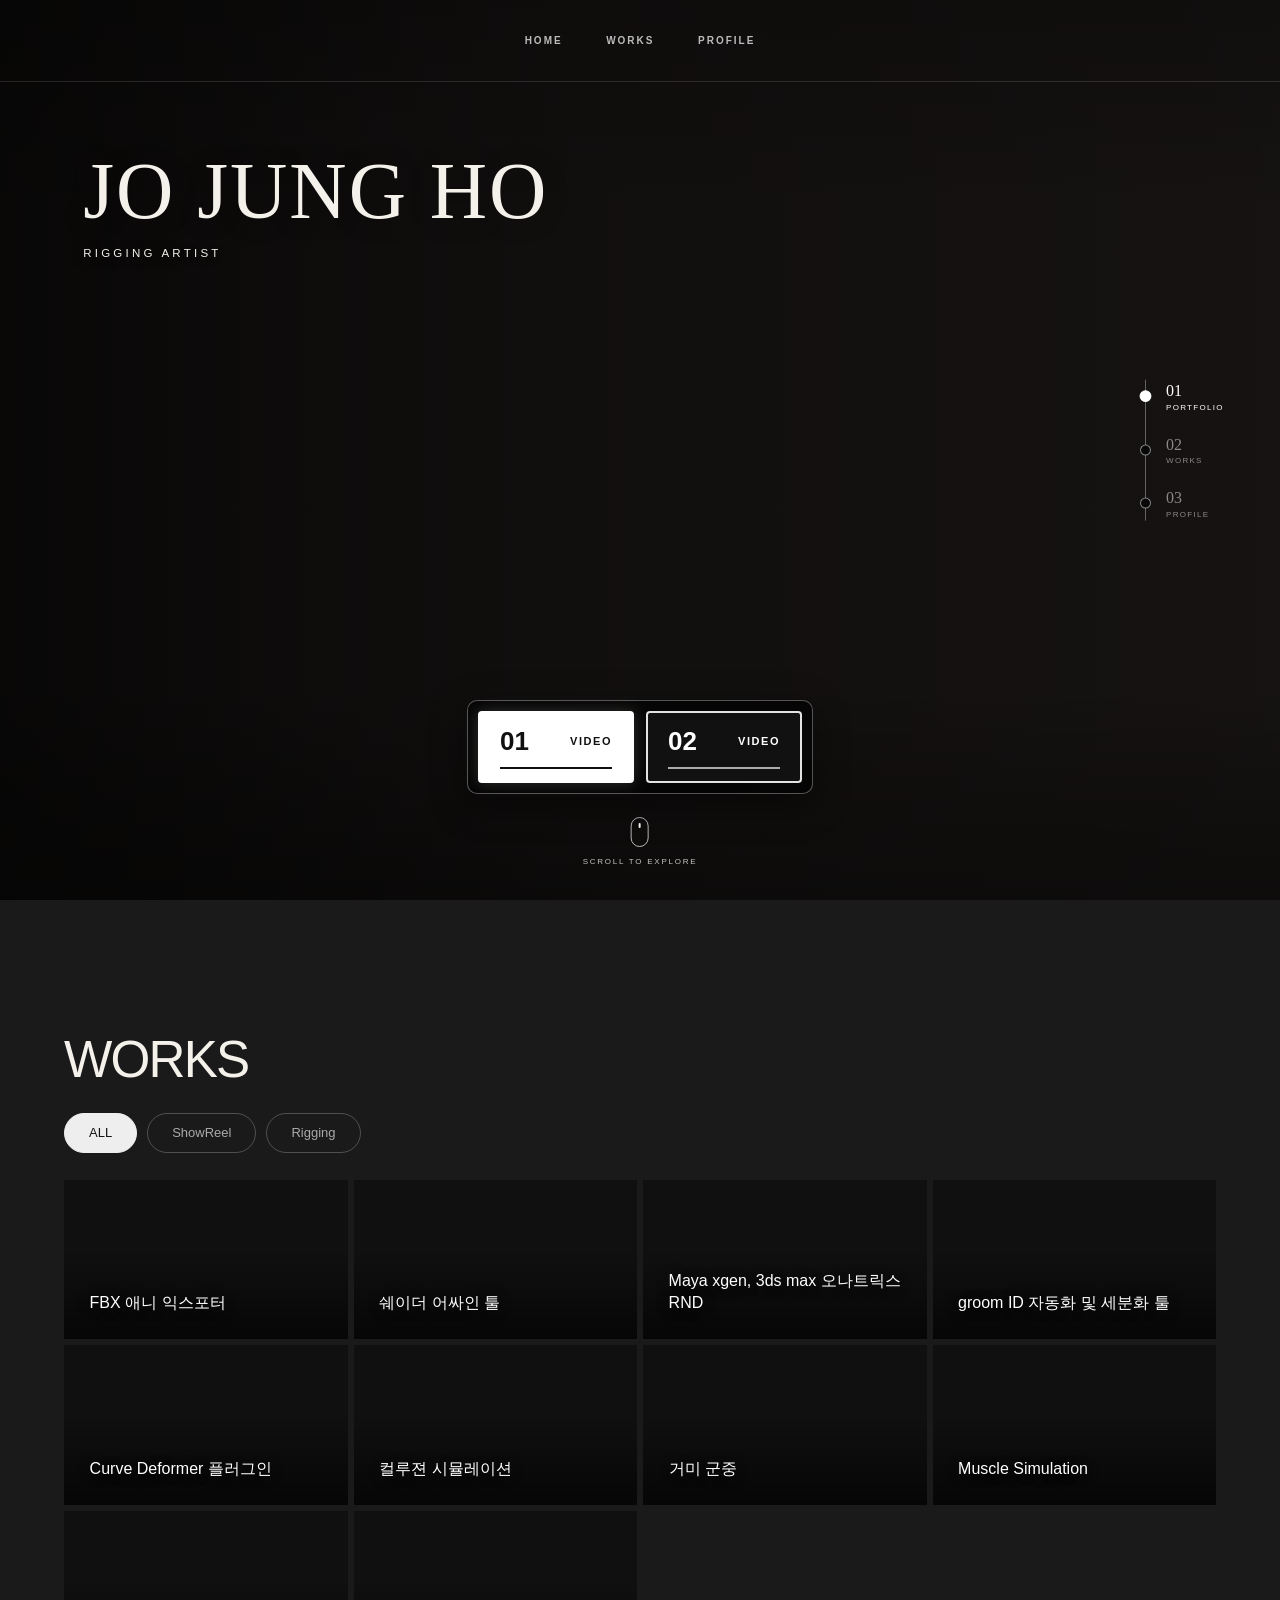
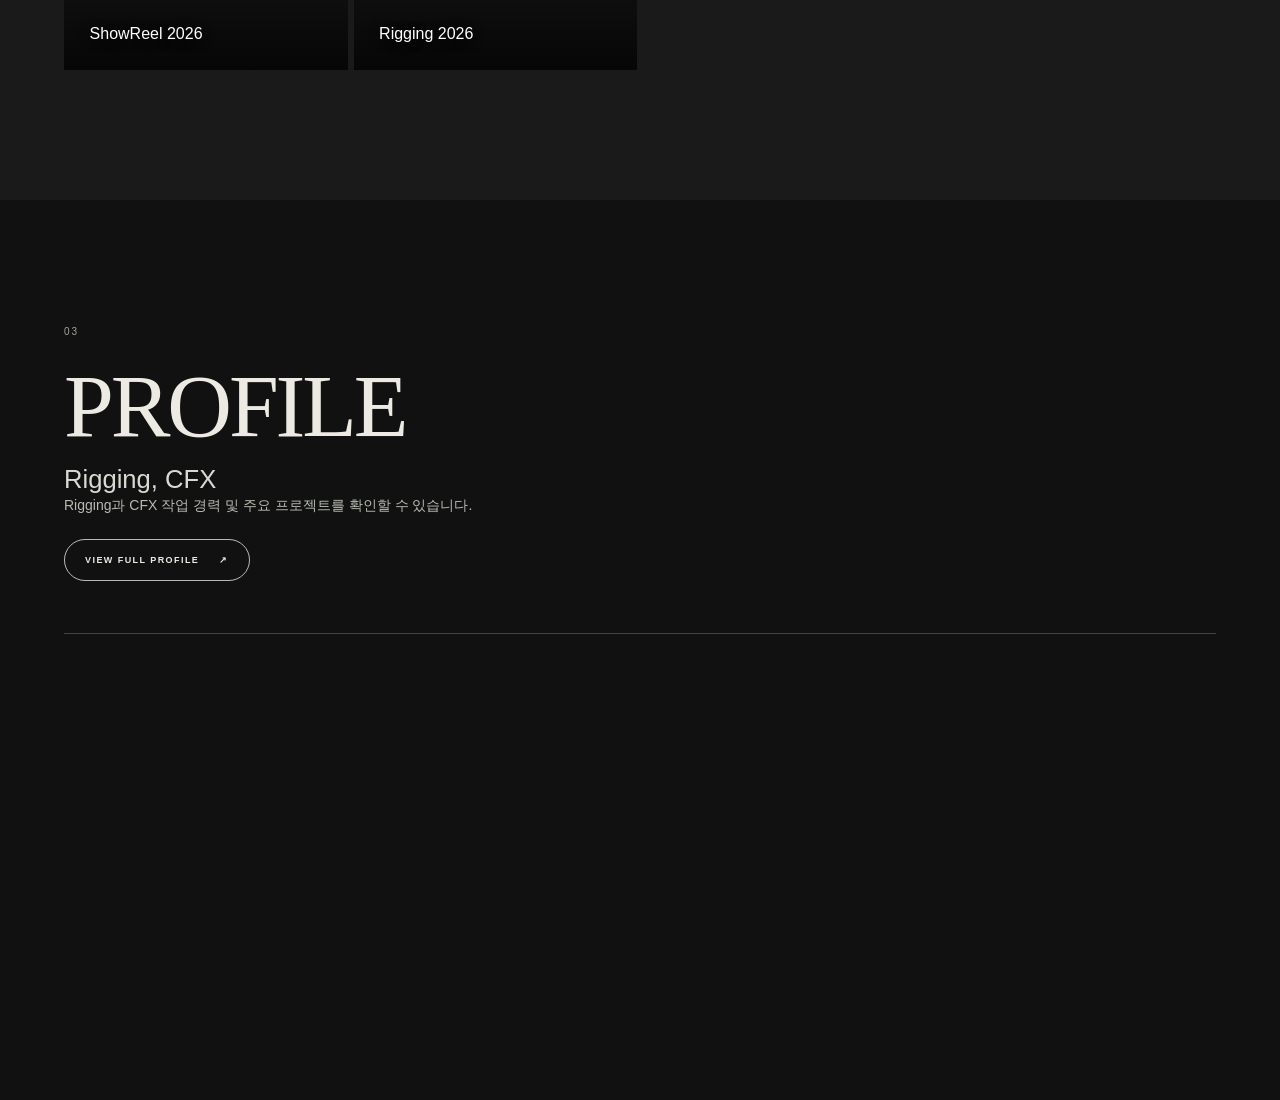
<file: index.html>
<!doctype html>
<html lang="en">
  <head>
    <meta charset="UTF-8" />
    <meta name="viewport" content="width=device-width, initial-scale=1" />
    <meta name="theme-color" content="#080808" />
    <meta name="description" content="Jo Jung Ho — Rigging Artist." />
    <title>JO JUNG HO — Rigging Artist</title>
    <link rel="stylesheet" href="project.css" />
    <link rel="stylesheet" href="styles.css" />
    <script src="script.js" defer></script>
    <script type="module" src="hero-reels.js"></script>
    <script type="module" src="portfolio-content.js"></script>
    <script type="module" src="profile-content.js"></script>
  </head>
  <body>
    <header class="site-header site-header--home" aria-label="Main navigation">
      <nav class="main-nav">
        <a href="#portfolio">HOME</a>
        <a href="#featured">WORKS</a>
        <a href="#profile">PROFILE</a>
      </nav>
    </header>

    <main>
      <section class="hero page-section" id="portfolio" aria-labelledby="hero-title">
        <div class="hero__poster" aria-hidden="true"></div>
        <video class="hero__video" id="hero-video" data-hero-reel data-src="assets/videos/hero-reel.mp4" muted loop playsinline preload="none" aria-hidden="true"></video>
        <video class="hero__video" id="hero-video-2" data-hero-reel data-src="assets/videos/hero-reel-02.mp4" muted loop playsinline preload="none" aria-hidden="true"></video>
        <div class="hero__shade" aria-hidden="true"></div>

        <div class="hero__copy">
          <h1 id="hero-title">JO JUNG HO</h1>
          <p class="hero__role">RIGGING ARTIST</p>
        </div>

        <div class="hero-reels" role="group" aria-label="배경 영상 선택">
          <button class="hero-reels__button is-active" type="button" data-reel-index="0" aria-controls="hero-video" aria-pressed="true" aria-label="첫 번째 배경 영상 선택"><span class="hero-reels__number">01</span><span class="hero-reels__label">VIDEO</span><span class="hero-reels__line" aria-hidden="true"></span></button>
          <button class="hero-reels__button" type="button" data-reel-index="1" aria-controls="hero-video-2" aria-pressed="false" aria-label="두 번째 배경 영상 선택"><span class="hero-reels__number">02</span><span class="hero-reels__label">VIDEO</span><span class="hero-reels__line" aria-hidden="true"></span></button>
        </div>
        <p class="hero-reels__status" id="hero-reel-status" role="status"></p>

        <a class="scroll-cue" href="#featured" aria-label="Scroll to featured work">
          <span class="scroll-cue__mouse"><span></span></span>
          <span class="scroll-cue__label">SCROLL TO EXPLORE</span>
        </a>

        <nav class="section-steps" aria-label="Page sections">
          <a class="section-step is-active" href="#portfolio" data-step="portfolio" aria-current="location">
            <span class="section-step__dot"></span><span class="section-step__number">01</span><span class="section-step__label">PORTFOLIO</span>
          </a>
          <span class="section-steps__line" aria-hidden="true"></span>
          <a class="section-step" href="#featured" data-step="featured">
            <span class="section-step__dot"></span><span class="section-step__number">02</span><span class="section-step__label">WORKS</span>
          </a>
          <a class="section-step" href="#profile" data-step="profile">
            <span class="section-step__dot"></span><span class="section-step__number">03</span><span class="section-step__label">PROFILE</span>
          </a>
        </nav>
      </section>

      <section class="project-works project-works--tiles home-works page-section" id="featured" aria-labelledby="works-title">
        <div class="project-container">
          <div class="works-heading">
            <h2 id="works-title">WORKS</h2>
            <a class="works-manage" href="admin/?category=game-cinematic" data-local-video-manager hidden>영상 관리 <span aria-hidden="true">↗</span></a>
          </div>
          <div class="works-filters" role="group" aria-label="Works category" data-works-filters>
            <button type="button" data-work-filter="all" aria-pressed="true" aria-controls="home-works-grid">ALL</button>
            <button type="button" data-work-filter="showreel" aria-pressed="false" aria-controls="home-works-grid">ShowReel</button>
            <button type="button" data-work-filter="rigging" aria-pressed="false" aria-controls="home-works-grid">Rigging</button>
          </div>
          <div class="works-grid works-grid--video works-grid--filterable" id="home-works-grid" data-works-category="game-cinematic" data-homepage-works></div>
          <p class="works-empty" data-works-empty role="status" hidden>No works in this category yet.</p>
        </div>
        <nav class="section-steps" aria-label="Page sections">
          <a class="section-step" href="#portfolio" data-step="portfolio">
            <span class="section-step__dot"></span><span class="section-step__number">01</span><span class="section-step__label">PORTFOLIO</span>
          </a>
          <span class="section-steps__line" aria-hidden="true"></span>
          <a class="section-step is-active" href="#featured" data-step="featured" aria-current="location">
            <span class="section-step__dot"></span><span class="section-step__number">02</span><span class="section-step__label">WORKS</span>
          </a>
          <a class="section-step" href="#profile" data-step="profile">
            <span class="section-step__dot"></span><span class="section-step__number">03</span><span class="section-step__label">PROFILE</span>
          </a>
        </nav>
      </section>
      <section class="home-profile page-section" id="profile" aria-labelledby="profile-banner-title">
        <div class="home-profile__content">
          <div class="home-profile__intro">
            <p class="home-profile__eyebrow">03</p>
            <h2 id="profile-banner-title">PROFILE</h2>
            <p class="home-profile__specialty">Rigging, CFX</p>
            <p class="home-profile__summary">Rigging과 CFX 작업 경력 및 주요 프로젝트를 확인할 수 있습니다.</p>
            <a class="home-profile__action" href="projects/cloth-simulation.html">VIEW FULL PROFILE <span aria-hidden="true">↗</span></a>
          </div>
        </div>
        <nav class="section-steps" aria-label="Page sections">
          <a class="section-step" href="#portfolio" data-step="portfolio"><span class="section-step__dot"></span><span class="section-step__number">01</span><span class="section-step__label">PORTFOLIO</span></a>
          <span class="section-steps__line" aria-hidden="true"></span>
          <a class="section-step" href="#featured" data-step="featured"><span class="section-step__dot"></span><span class="section-step__number">02</span><span class="section-step__label">WORKS</span></a>
          <a class="section-step is-active" href="#profile" data-step="profile" aria-current="location"><span class="section-step__dot"></span><span class="section-step__number">03</span><span class="section-step__label">PROFILE</span></a>
        </nav>
      </section>
    </main>

  </body>
</html>
</file>
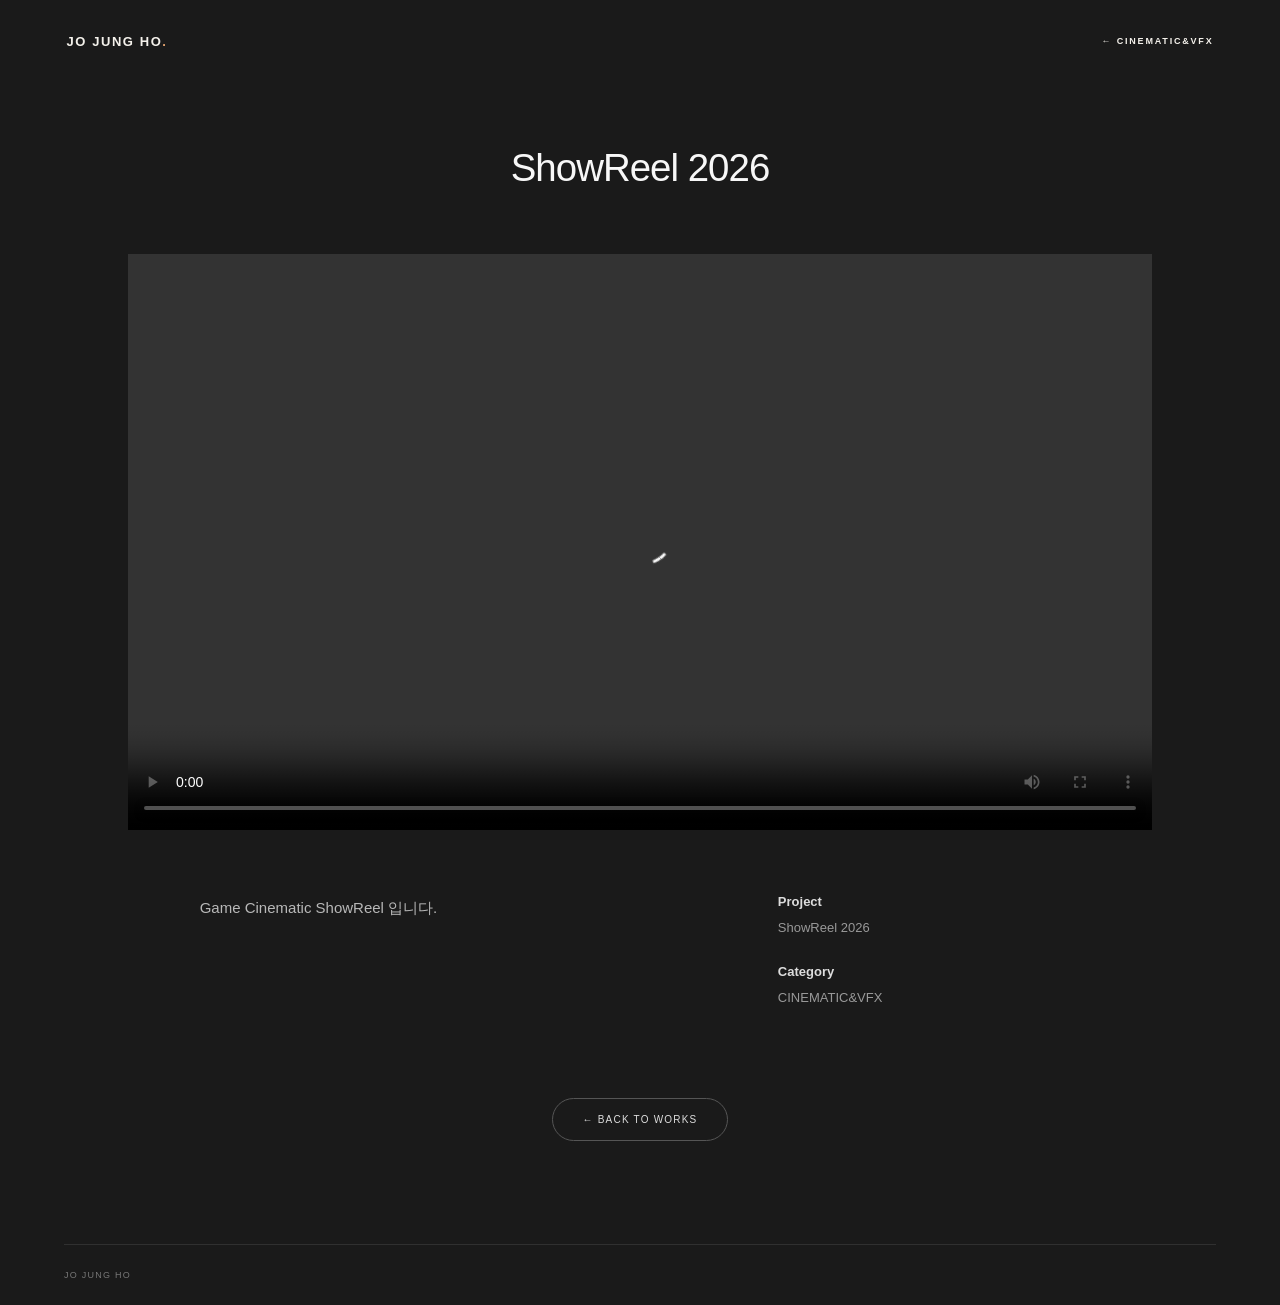
<file: projects/bt21.html>
<!doctype html>
<html lang="ko">
  <head>
    <meta charset="UTF-8" />
    <meta name="viewport" content="width=device-width, initial-scale=1" />
    <meta name="theme-color" content="#1a1a1a" />
    <meta name="description" content="BT21 — 배틀그라운드 모바일 공식 채널의 ‘내일의 우주스타 BT21, 착륙 완료!’ 영상." />
    <title>BT21 — JO JUNG HO</title>
    <link rel="stylesheet" href="../styles.css" />
    <link rel="stylesheet" href="../project.css" />
    <link rel="stylesheet" href="../work-detail.css" />
    <script type="module" src="../portfolio-content.js"></script>
  </head>
  <body class="project-page work-detail-page">
    <a class="skip-link" href="#work-title">영상과 설명으로 이동</a>
    <header class="site-header project-site-header">
      <a class="wordmark" href="../index.html" aria-label="Jo Jung Ho, home">JO JUNG HO<span>.</span></a>
      <a class="header-contact" href="creature-rigging.html#works" data-category-back><span aria-hidden="true">←</span> CINEMATIC&amp;VFX</a>
    </header>
    <main class="work-detail" data-work-detail data-work-id="bt21">
      <h1 class="work-detail__title" id="work-title">BT21</h1>
      <div class="work-detail__video">
        <iframe src="https://www.youtube-nocookie.com/embed/k6hnPMril98" title="내일의 우주스타 BT21, 착륙 완료! — 배틀그라운드 모바일" allow="accelerometer; autoplay; clipboard-write; encrypted-media; gyroscope; picture-in-picture; web-share" referrerpolicy="strict-origin-when-cross-origin" allowfullscreen></iframe>
      </div>
      <div class="work-detail__watch">
        <a href="https://www.youtube.com/watch?v=k6hnPMril98" target="_blank" rel="noopener noreferrer">YouTube에서 보기 <span aria-hidden="true">↗</span></a>
      </div>
      <section class="work-detail__information" aria-label="프로젝트 소개">
        <div class="work-detail__description">
          <p>배틀그라운드 모바일 공식 채널에서 공개한<br />「내일의 우주스타 BT21, 착륙 완료!」 영상입니다.</p>
        </div>
        <dl class="work-detail__credits">
          <div><dt>Project</dt><dd>BT21</dd></div>
          <div><dt>Category</dt><dd>Game Cinematic</dd></div>
          <div><dt>Channel</dt><dd>배틀그라운드 모바일 · PUBG MOBILE</dd></div>
        </dl>
      </section>
      <nav class="work-detail__back" aria-label="작품 목록으로 이동">
        <a href="creature-rigging.html#works">← BACK TO WORKS</a>
      </nav>
    </main>
    <footer class="work-detail-footer"><a href="../index.html">JO JUNG HO</a></footer>
  </body>
</html>
</file>
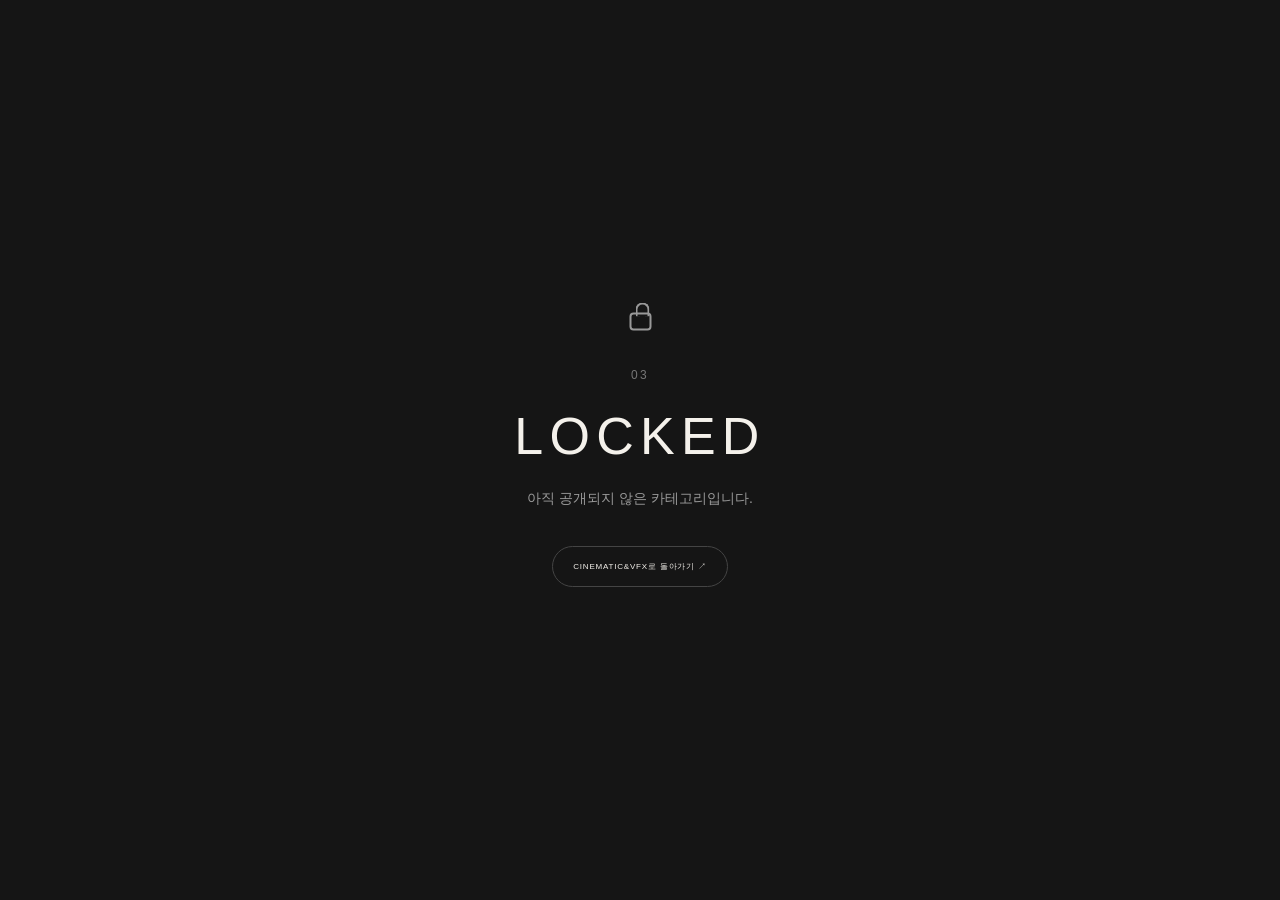
<file: projects/character-work.html>
<!doctype html>
<html lang="ko">
  <head>
    <meta charset="UTF-8" />
    <meta name="viewport" content="width=device-width, initial-scale=1" />
    <meta name="theme-color" content="#101010" />
    <meta name="robots" content="noindex" />
    <title>03 · LOCKED — JO JUNG HO</title>
    <link rel="stylesheet" href="../styles.css" />
    <link rel="stylesheet" href="../project.css" />
  </head>
  <body class="project-page locked-page">
    <main class="locked-category" aria-labelledby="locked-title">
      <span class="category-lock-icon" aria-hidden="true"></span>
      <p class="locked-category__number">03</p>
      <h1 id="locked-title">LOCKED</h1>
      <p class="locked-category__note">아직 공개되지 않은 카테고리입니다.</p>
      <a class="back-to-work" href="creature-rigging.html">CINEMATIC&amp;VFX로 돌아가기 ↗</a>
    </main>
  </body>
</html>
</file>
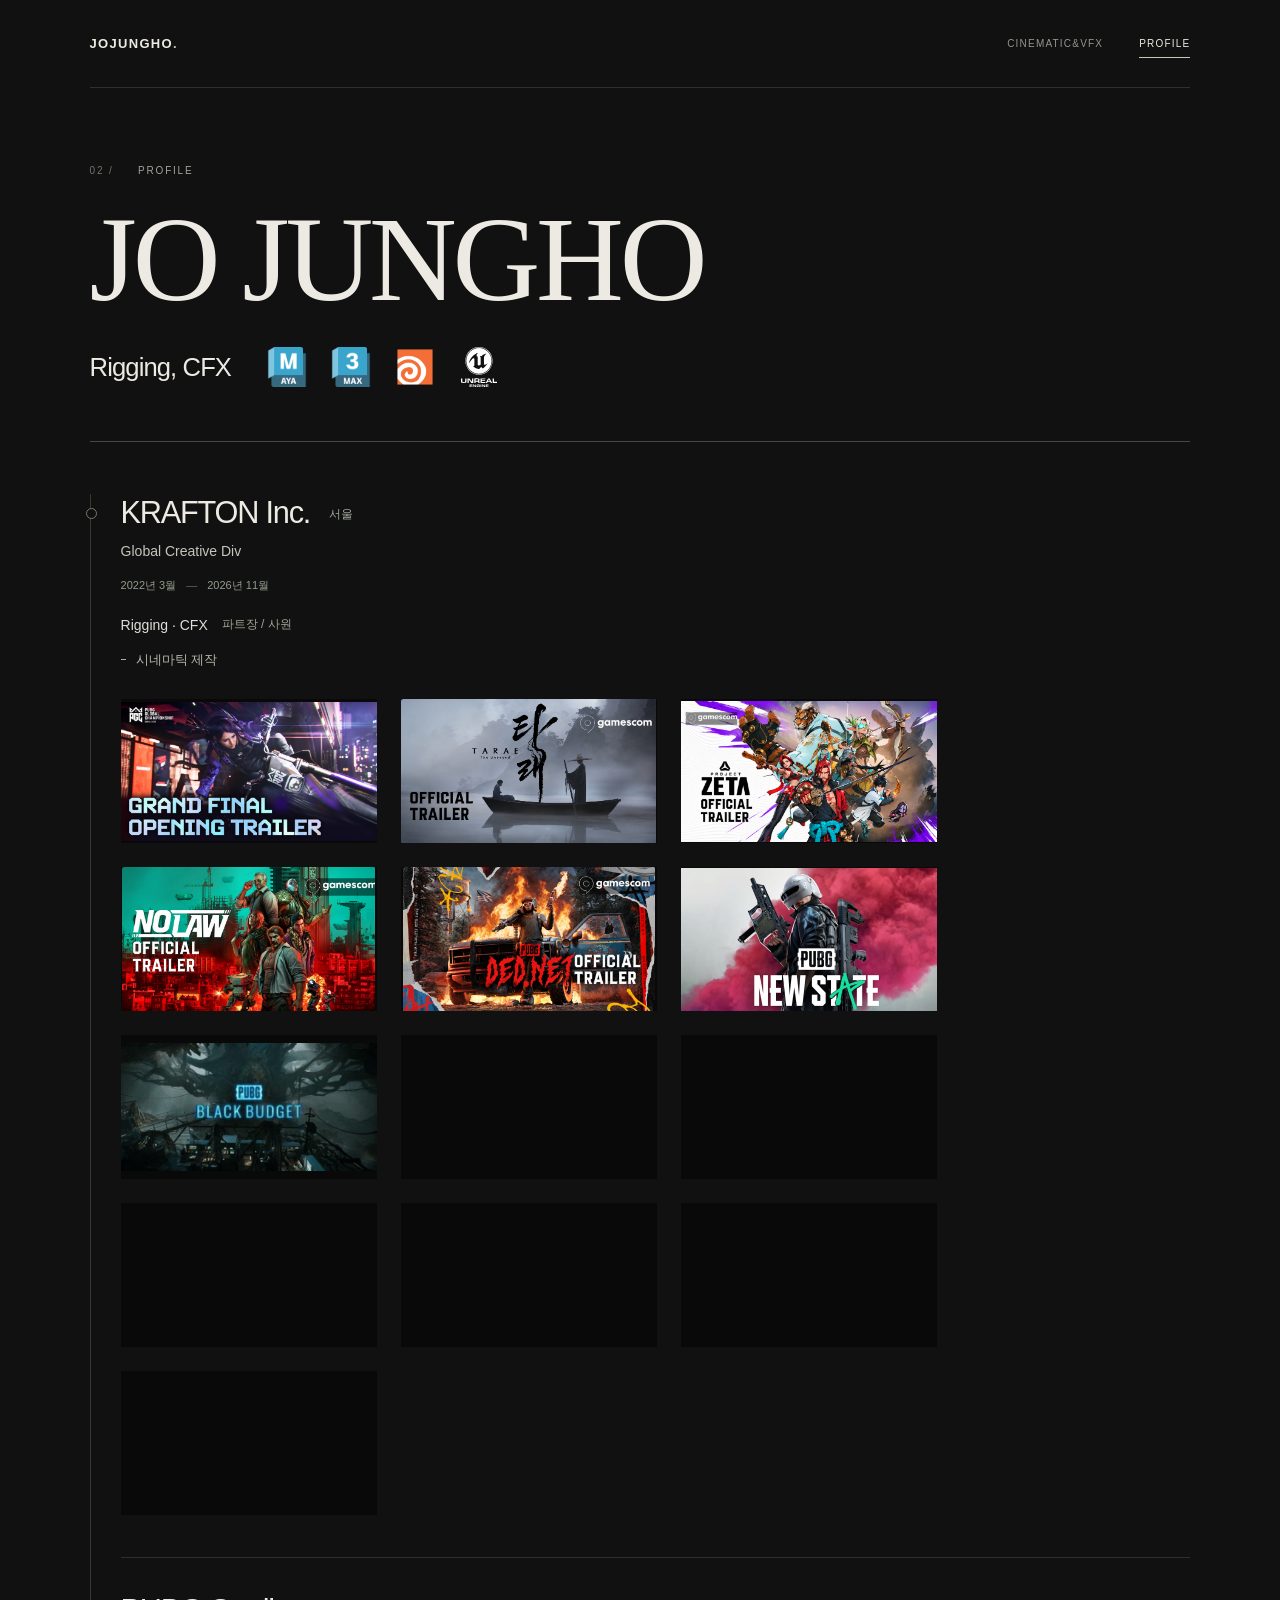
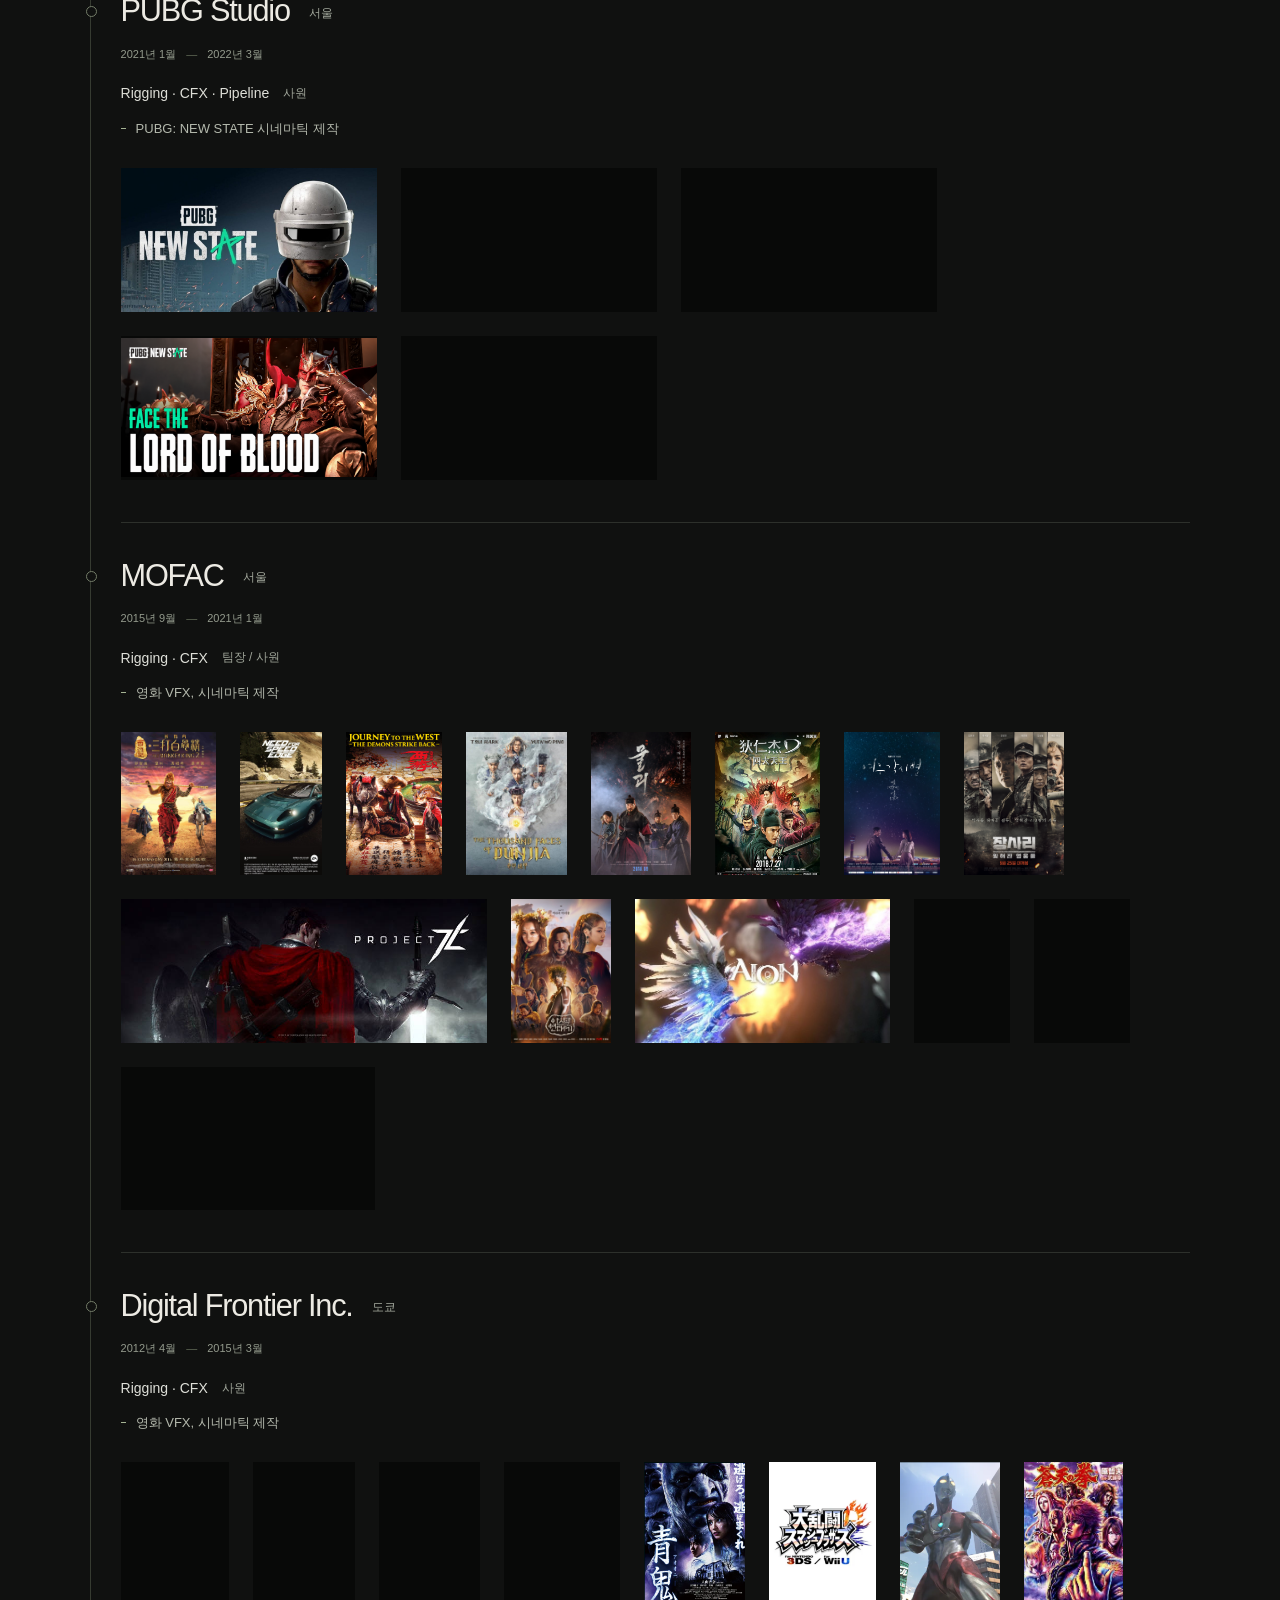
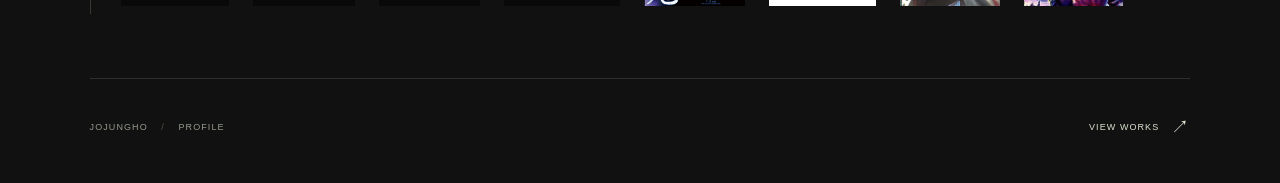
<file: projects/cloth-simulation.html>
<!doctype html>
<html lang="ko">
  <head>
    <meta charset="UTF-8" />
    <meta name="viewport" content="width=device-width, initial-scale=1" />
    <meta name="theme-color" content="#101110" />
    <meta name="description" content="JOJUNGHO — Rigging, CFX. KRAFTON, PUBG Studio, MOFAC, Digital Frontier에서의 영화 VFX 및 시네마틱 제작 경력." />
    <title>PROFILE — JOJUNGHO</title>
    <link rel="stylesheet" href="../styles.css" />
    <link rel="stylesheet" href="../profile.css" />
    <script type="module" src="../profile-content.js"></script>
  </head>
  <body class="profile-page">
    <a class="profile-skip" href="#experience">경력으로 바로 이동</a>
    <header class="profile-header profile-container">
      <a class="profile-home" href="../index.html" aria-label="JOJUNGHO 홈">JOJUNGHO<span aria-hidden="true">.</span></a>
      <nav class="profile-nav" aria-label="주 메뉴">
        <a href="creature-rigging.html">CINEMATIC&amp;VFX</a>
        <a href="cloth-simulation.html" aria-current="page">PROFILE</a>
        <a class="profile-manage" href="../admin/profile.html" data-profile-manager hidden>프로필 편집</a>
      </nav>
    </header>

    <main class="profile-container" id="profile">
      <section class="profile-intro" aria-labelledby="profile-name">
        <p class="profile-eyebrow"><span class="profile-index">02 /</span> PROFILE</p>
        <h1 id="profile-name">JO JUNGHO</h1>
        <div class="profile-intro__bottom">
          <p class="profile-specialty">Rigging, CFX</p>
          <ul class="profile-software" aria-label="사용 소프트웨어">
            <li title="Autodesk Maya"><img src="../assets/software/maya.png" alt="Maya" width="40" height="40" /></li>
            <li title="Autodesk 3ds Max"><img src="../assets/software/3ds-max.png" alt="3ds Max" width="40" height="40" /></li>
            <li title="SideFX Houdini"><img src="../assets/software/houdini.png" alt="Houdini" width="40" height="40" /></li>
            <li title="Unreal Engine"><img class="profile-software__unreal" src="../assets/software/unreal-engine.svg" alt="Unreal Engine" width="40" height="40" /></li>
          </ul>
        </div>
      </section>

      <section class="profile-experience" id="experience" aria-label="경력">
        <ol class="career-list">
          <li class="career-entry career-entry--current">
            <article aria-labelledby="krafton-title">
              <div class="career-entry__top">
                <h2 id="krafton-title">KRAFTON <span>Inc.</span> <span class="career-location">서울</span></h2>
                <span class="career-current"><span aria-hidden="true"></span>현재 재직</span>
              </div>
              <p class="career-team">Global Creative Div</p>
              <p class="career-date"><time datetime="2022-03">2022년 3월</time><span aria-hidden="true">—</span><span>현재</span></p>
              <p class="career-role">Rigging · CFX <span>파트장 / 사원</span></p>
              <ul class="career-projects" aria-label="KRAFTON 주요 작업">
                <li>시네마틱 제작</li>
              </ul>
              <div class="career-gallery career-gallery--video" role="group" aria-label="KRAFTON 작품 이미지">
                <figure class="career-poster career-poster--work" style="--poster-ratio: 1.846154" tabindex="0" aria-label="PGC 2022 Grand Final Opening Trailer 이미지">
                  <img src="../assets/profile/krafton-pgc-2022-grand-final-clean.png" alt="PUBG Global Championship 2022 Grand Final Opening Trailer 이미지" width="1704" height="923" loading="lazy" decoding="async" />
                  <figcaption class="career-poster__caption" aria-hidden="true">PGC 2022 Grand Final Opening Trailer</figcaption>
                </figure>
                <figure class="career-poster career-poster--work" style="--poster-ratio: 1.772824" tabindex="0" aria-label="TARAE The Unbound 이미지">
                  <img src="../assets/profile/krafton-tarae-clean.png" alt="TARAE The Unbound 이미지" width="1670" height="942" loading="lazy" decoding="async" />
                  <figcaption class="career-poster__caption" aria-hidden="true">TARAE The Unbound</figcaption>
                </figure>
                <figure class="career-poster career-poster--work" style="--poster-ratio: 1.811159" tabindex="0" aria-label="PROJECT ZETA 이미지">
                  <img src="../assets/profile/krafton-project-zeta-clean.png" alt="PROJECT ZETA 이미지" width="1688" height="932" loading="lazy" decoding="async" />
                  <figcaption class="career-poster__caption" aria-hidden="true">PROJECT ZETA</figcaption>
                </figure>
                <figure class="career-poster career-poster--work" style="--poster-ratio: 1.761905" tabindex="0" aria-label="NO LAW 이미지">
                  <img src="../assets/profile/krafton-no-law-clean.png" alt="NO LAW 이미지" width="1665" height="945" loading="lazy" decoding="async" />
                  <figcaption class="career-poster__caption" aria-hidden="true">NO LAW</figcaption>
                </figure>
                <figure class="career-poster career-poster--work" style="--poster-ratio: 1.750000" tabindex="0" aria-label="PUBG 트레일러 이미지">
                  <img src="../assets/profile/krafton-pubg-deadeye-clean.png" alt="PUBG 트레일러 이미지" width="1659" height="948" loading="lazy" decoding="async" />
                  <figcaption class="career-poster__caption" aria-hidden="true">PUBG 트레일러</figcaption>
                </figure>
                <figure class="career-poster career-poster--work" style="--poster-ratio: 1.830636" tabindex="0" aria-label="PUBG MOBILE × ZANMANG LOOPY 이미지">
                  <img src="../assets/profile/krafton-pubg-loopy-clean.png" alt="PUBG MOBILE × ZANMANG LOOPY 이미지" width="1697" height="927" loading="lazy" decoding="async" />
                  <figcaption class="career-poster__caption" aria-hidden="true">PUBG MOBILE × ZANMANG LOOPY</figcaption>
                </figure>
                <figure class="career-poster career-poster--work" style="--poster-ratio: 1.783813" tabindex="0" aria-label="PUBG DESTON Cinematic Trailer 이미지">
                  <img src="../assets/profile/krafton-pubg-deston-clean.png" alt="PUBG DESTON Cinematic Trailer 이미지" width="1675" height="939" loading="lazy" decoding="async" />
                  <figcaption class="career-poster__caption" aria-hidden="true">PUBG DESTON Cinematic Trailer</figcaption>
                </figure>
                <figure class="career-poster career-poster--work" style="--poster-ratio: 1.724607" tabindex="0" aria-label="Razer 헤드셋 시네마틱 이미지">
                  <img src="../assets/profile/krafton-pubg-razer-clean.png" alt="Razer 헤드셋 시네마틱 이미지" width="1647" height="955" loading="lazy" decoding="async" />
                  <figcaption class="career-poster__caption" aria-hidden="true">Razer 헤드셋 시네마틱</figcaption>
                </figure>
                <figure class="career-poster career-poster--work" style="--poster-ratio: 1.776833" tabindex="0" aria-label="배틀그라운드 8주년 시네마틱 트레일러 이미지">
                  <img src="../assets/profile/krafton-pubg-8th-anniversary-clean.png" alt="배틀그라운드 8주년 시네마틱 트레일러 이미지" width="1672" height="941" loading="lazy" decoding="async" />
                  <figcaption class="career-poster__caption" aria-hidden="true">배틀그라운드 8주년 시네마틱 트레일러</figcaption>
                </figure>
              </div>
            </article>
          </li>
          <li class="career-entry">
            <article aria-labelledby="pubg-title">
              <div class="career-entry__top">
                <h2 id="pubg-title">PUBG <span>Studio</span> <span class="career-location">서울</span></h2>
              </div>
              <p class="career-date"><time datetime="2021-01">2021년 1월</time><span aria-hidden="true">—</span><time datetime="2022-03">2022년 3월</time></p>
              <p class="career-role">Rigging · CFX · Pipeline <span>사원</span></p>
              <ul class="career-projects" aria-label="PUBG Studio 주요 작업">
                <li><span lang="en">PUBG: NEW STATE</span> 시네마틱 제작</li>
              </ul>
              <div class="career-gallery career-gallery--video" role="group" aria-label="PUBG Studio 작품 이미지">
                <figure class="career-poster career-poster--landscape" tabindex="0" aria-label="PUBG: NEW STATE 이미지">
                  <img src="../assets/profile/pubg-new-state.png" alt="PUBG: NEW STATE 로고와 헬멧을 쓴 캐릭터" width="910" height="512" loading="lazy" decoding="async" />
                  <figcaption class="career-poster__caption" aria-hidden="true">PUBG: NEW STATE</figcaption>
                </figure>
                <figure class="career-poster" tabindex="0" aria-label="Neverending Nightmare of Troi 이미지">
                  <img src="../assets/profile/pubg-studio-nightmare-of-troi-clean.png" alt="Neverending Nightmare of Troi 이미지" width="1679" height="937" loading="lazy" decoding="async" />
                  <figcaption class="career-poster__caption" aria-hidden="true">Neverending Nightmare of Troi</figcaption>
                </figure>
                <figure class="career-poster" tabindex="0" aria-label="The Undead Skull King 이미지">
                  <img src="../assets/profile/pubg-studio-skull-king-clean.png" alt="The Undead Skull King 이미지" width="1669" height="942" loading="lazy" decoding="async" />
                  <figcaption class="career-poster__caption" aria-hidden="true">The Undead Skull King</figcaption>
                </figure>
                <figure class="career-poster" tabindex="0" aria-label="Face the Lord of Blood 이미지">
                  <img src="../assets/profile/pubg-studio-lord-of-blood-clean.png" alt="Face the Lord of Blood 이미지" width="1703" height="923" loading="lazy" decoding="async" />
                  <figcaption class="career-poster__caption" aria-hidden="true">Face the Lord of Blood</figcaption>
                </figure>
                <figure class="career-poster" tabindex="0" aria-label="Queen of the Frozen Wonderland 이미지">
                  <img src="../assets/profile/pubg-studio-frozen-wonderland-clean.png" alt="Queen of the Frozen Wonderland 이미지" width="1706" height="922" loading="lazy" decoding="async" />
                  <figcaption class="career-poster__caption" aria-hidden="true">Queen of the Frozen Wonderland</figcaption>
                </figure>
              </div>
            </article>
          </li>
          <li class="career-entry">
            <article aria-labelledby="mofac-title">
              <div class="career-entry__top">
                <h2 id="mofac-title">MOFAC <span class="career-location">서울</span></h2>
              </div>
              <p class="career-date"><time datetime="2015-09">2015년 9월</time><span aria-hidden="true">—</span><time datetime="2021-01">2021년 1월</time></p>
              <p class="career-role">Rigging · CFX <span>팀장 / 사원</span></p>
              <ul class="career-projects" aria-label="MOFAC 주요 작업">
                <li>영화 VFX, 시네마틱 제작</li>
              </ul>
              <div class="career-gallery" role="group" aria-label="MOFAC 작품 이미지">
                <figure class="career-poster career-poster--work" style="--poster-ratio: 0.666667" tabindex="0" aria-label="The Monkey King 2 포스터">
                  <img src="../assets/profile/mofac-monkey-king-2.jpg" alt="The Monkey King 2 포스터" width="450" height="675" loading="lazy" decoding="async" />
                  <figcaption class="career-poster__caption" aria-hidden="true">The Monkey King 2</figcaption>
                </figure>
                <figure class="career-poster career-poster--work" style="--poster-ratio: 0.574667" tabindex="0" aria-label="Need for Speed: Edge 포스터">
                  <img src="../assets/profile/mofac-need-for-speed-edge.jpg" alt="Need for Speed: Edge 포스터" width="431" height="750" loading="lazy" decoding="async" />
                  <figcaption class="career-poster__caption" aria-hidden="true">Need for Speed: Edge</figcaption>
                </figure>
                <figure class="career-poster career-poster--work" style="--poster-ratio: 0.666667" tabindex="0" aria-label="서유기2: 요괴대전 포스터">
                  <img src="../assets/profile/mofac-journey-to-the-west-2.jpg" alt="서유기2: 요괴대전 포스터" width="560" height="840" loading="lazy" decoding="async" />
                  <figcaption class="career-poster__caption" aria-hidden="true">서유기2: 요괴대전</figcaption>
                </figure>
                <figure class="career-poster career-poster--work" style="--poster-ratio: 0.703125" tabindex="0" aria-label="기문둔갑 포스터">
                  <img src="../assets/profile/mofac-dunjia.jpg" alt="기문둔갑 포스터" width="900" height="1280" loading="lazy" decoding="async" />
                  <figcaption class="career-poster__caption" aria-hidden="true">기문둔갑</figcaption>
                </figure>
                <figure class="career-poster career-poster--work" style="--poster-ratio: 0.701754" tabindex="0" aria-label="물괴 포스터">
                  <img src="../assets/profile/mofac-monstrum.jpg" alt="물괴 포스터" width="2000" height="2850" loading="lazy" decoding="async" />
                  <figcaption class="career-poster__caption" aria-hidden="true">물괴</figcaption>
                </figure>
                <figure class="career-poster career-poster--work" style="--poster-ratio: 0.730909" tabindex="0" aria-label="적인걸: 사대천왕 포스터">
                  <img src="../assets/profile/mofac-detective-dee.jpg" alt="적인걸: 사대천왕 포스터" width="402" height="550" loading="lazy" decoding="async" />
                  <figcaption class="career-poster__caption" aria-hidden="true">적인걸: 사대천왕</figcaption>
                </figure>
                <figure class="career-poster career-poster--work" style="--poster-ratio: 0.668648" tabindex="0" aria-label="여우각시별 포스터">
                  <img src="../assets/profile/mofac-where-stars-land.jpg" alt="여우각시별 포스터" width="900" height="1346" loading="lazy" decoding="async" />
                  <figcaption class="career-poster__caption" aria-hidden="true">여우각시별</figcaption>
                </figure>
                <figure class="career-poster career-poster--work" style="--poster-ratio: 0.700035" tabindex="0" aria-label="장사리: 잊혀진 영웅들 포스터">
                  <img src="../assets/profile/mofac-jangsari.jpg" alt="장사리: 잊혀진 영웅들 포스터" width="2000" height="2857" loading="lazy" decoding="async" />
                  <figcaption class="career-poster__caption" aria-hidden="true">장사리: 잊혀진 영웅들</figcaption>
                </figure>
                <figure class="career-poster career-poster--work" style="--poster-ratio: 2.554745" tabindex="0" aria-label="프로젝트 TL 포스터">
                  <img src="../assets/profile/mofac-project-tl.jpg" alt="프로젝트 TL 포스터" width="700" height="274" loading="lazy" decoding="async" />
                  <figcaption class="career-poster__caption" aria-hidden="true">프로젝트 TL</figcaption>
                </figure>
                <figure class="career-poster career-poster--work" style="--poster-ratio: 0.701754" tabindex="0" aria-label="아스달 연대기 포스터">
                  <img src="../assets/profile/mofac-arthdal-chronicles.jpg" alt="아스달 연대기 포스터" width="960" height="1368" loading="lazy" decoding="async" />
                  <figcaption class="career-poster__caption" aria-hidden="true">아스달 연대기</figcaption>
                </figure>
                <figure class="career-poster career-poster--work" style="--poster-ratio: 1.779935" tabindex="0" aria-label="아이온 이미지">
                  <img src="../assets/profile/mofac-aion-dragons.png" alt="AION 로고와 푸른빛·보랏빛을 내뿜는 두 용" width="550" height="309" loading="lazy" decoding="async" />
                  <figcaption class="career-poster__caption" aria-hidden="true">아이온</figcaption>
                </figure>
                <figure class="career-poster career-poster--work" style="--poster-ratio: 0.668000" tabindex="0" aria-label="어서와 포스터">
                  <img src="../assets/profile/mofac-welcome.jpg" alt="어서와 포스터" width="668" height="1000" loading="lazy" decoding="async" />
                  <figcaption class="career-poster__caption" aria-hidden="true">어서와</figcaption>
                </figure>
                <figure class="career-poster career-poster--work" style="--poster-ratio: 0.666667" tabindex="0" aria-label="킹 오브 킹스 포스터">
                  <img src="../assets/profile/mofac-king-of-kings.webp" alt="킹 오브 킹스 포스터" width="620" height="930" loading="lazy" decoding="async" />
                  <figcaption class="career-poster__caption" aria-hidden="true">킹 오브 킹스</figcaption>
                </figure>
                <figure class="career-poster career-poster--work" style="--poster-ratio: 1.777778" tabindex="0" aria-label="MOFAC 애니메이션 작품 이미지">
                  <img src="../assets/profile/mofac-animation-rooftop.png" alt="야경이 보이는 옥상 식탁에 모인 애니메이션 캐릭터들" width="1024" height="576" loading="lazy" decoding="async" />
                  <figcaption class="career-poster__caption" aria-hidden="true">MOFAC 애니메이션 작품</figcaption>
                </figure>
              </div>
            </article>
          </li>
          <li class="career-entry">
            <article aria-labelledby="digital-frontier-title">
              <div class="career-entry__top">
                <h2 id="digital-frontier-title">Digital Frontier <span>Inc.</span> <span class="career-location">도쿄</span></h2>
              </div>
              <p class="career-date"><time datetime="2012-04">2012년 4월</time><span aria-hidden="true">—</span><time datetime="2015-03">2015년 3월</time></p>
              <p class="career-role">Rigging · CFX <span>사원</span></p>
              <ul class="career-projects" aria-label="Digital Frontier 주요 작업">
                <li>영화 VFX, 시네마틱 제작</li>
              </ul>
              <div class="career-gallery" role="group" aria-label="Digital Frontier 작품 이미지">
                <figure class="career-poster" tabindex="0" aria-label="BIOHAZARD: DAMNATION 포스터">
                  <img src="../assets/profile/digital-frontier-damnation.png" alt="BIOHAZARD: DAMNATION 포스터" width="643" height="847" loading="lazy" decoding="async" />
                  <figcaption class="career-poster__caption" aria-hidden="true">BIOHAZARD: DAMNATION</figcaption>
                </figure>
                <figure class="career-poster career-poster--work" style="--poster-ratio: 0.707000" tabindex="0" aria-label="Jellyfish Eyes 포스터">
                  <img src="../assets/profile/digital-frontier-jellyfish-eyes.png" alt="Jellyfish Eyes 포스터" width="707" height="1000" loading="lazy" decoding="async" />
                  <figcaption class="career-poster__caption" aria-hidden="true">Jellyfish Eyes</figcaption>
                </figure>
                <figure class="career-poster career-poster--work" style="--poster-ratio: 0.707500" tabindex="0" aria-label="GANTZ:O 포스터">
                  <img src="../assets/profile/digital-frontier-gantz-o.png" alt="GANTZ:O 포스터" width="566" height="800" loading="lazy" decoding="async" />
                  <figcaption class="career-poster__caption" aria-hidden="true">GANTZ:O</figcaption>
                </figure>
                <figure class="career-poster career-poster--work" style="--poster-ratio: 0.809000" tabindex="0" aria-label="GUILTY CROWN 이미지">
                  <img src="../assets/profile/digital-frontier-guilty-crown.png" alt="GUILTY CROWN 이미지" width="809" height="1000" loading="lazy" decoding="async" />
                  <figcaption class="career-poster__caption" aria-hidden="true">GUILTY CROWN</figcaption>
                </figure>
                <figure class="career-poster career-poster--work" style="--poster-ratio: 0.706897" tabindex="0" aria-label="Ao Oni 포스터">
                  <img src="../assets/profile/digital-frontier-ao-oni.png" alt="Ao Oni 포스터" width="369" height="522" loading="lazy" decoding="async" />
                  <figcaption class="career-poster__caption" aria-hidden="true">Ao Oni</figcaption>
                </figure>
                <figure class="career-poster career-poster--work" style="--poster-ratio: 0.741313" tabindex="0" aria-label="Super Smash Bros. for Nintendo 3DS / Wii U 이미지">
                  <img src="../assets/profile/digital-frontier-smash-bros.png" alt="Super Smash Bros. for Nintendo 3DS / Wii U 이미지" width="384" height="518" loading="lazy" decoding="async" />
                  <figcaption class="career-poster__caption" aria-hidden="true">Super Smash Bros. for Nintendo 3DS / Wii U</figcaption>
                </figure>
                <figure class="career-poster career-poster--work" style="--poster-ratio: 0.698259" tabindex="0" aria-label="울트라맨 이미지">
                  <img src="../assets/profile/digital-frontier-ultraman.png" alt="울트라맨 이미지" width="361" height="517" loading="lazy" decoding="async" />
                  <figcaption class="career-poster__caption" aria-hidden="true">울트라맨</figcaption>
                </figure>
                <figure class="career-poster career-poster--work" style="--poster-ratio: 0.696370" tabindex="0" aria-label="창천의 권 이미지">
                  <img src="../assets/profile/digital-frontier-souten.png" alt="창천의 권 이미지" width="211" height="303" loading="lazy" decoding="async" />
                  <figcaption class="career-poster__caption" aria-hidden="true">창천의 권</figcaption>
                </figure>
              </div>
            </article>
          </li>
          <!-- 다음 경력은 같은 career-entry 구조로 이 아래에 추가합니다. -->
        </ol>
      </section>
    </main>

    <footer class="profile-footer profile-container">
      <span>JOJUNGHO <span class="profile-footer__separator">/</span> PROFILE</span>
      <a href="creature-rigging.html#works">VIEW WORKS <span aria-hidden="true">↗</span></a>
    </footer>
  </body>
</html>
</file>
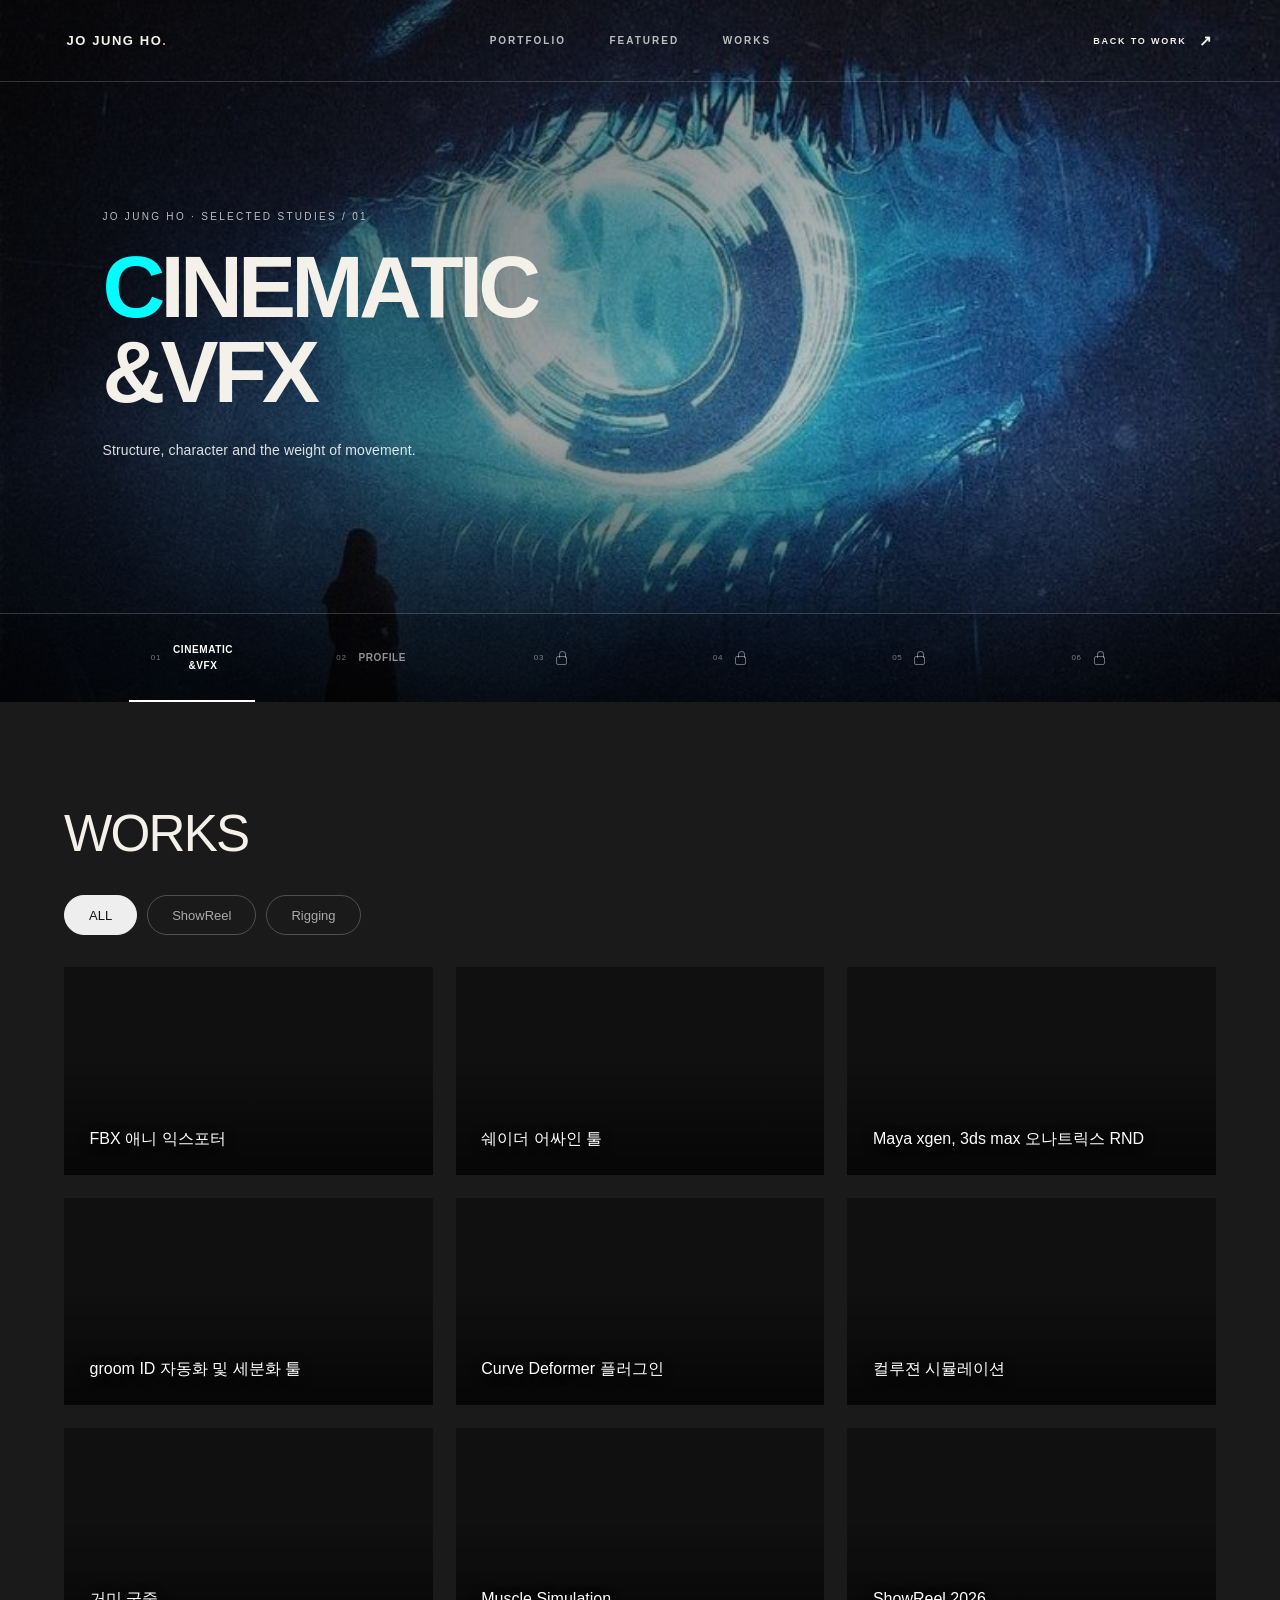
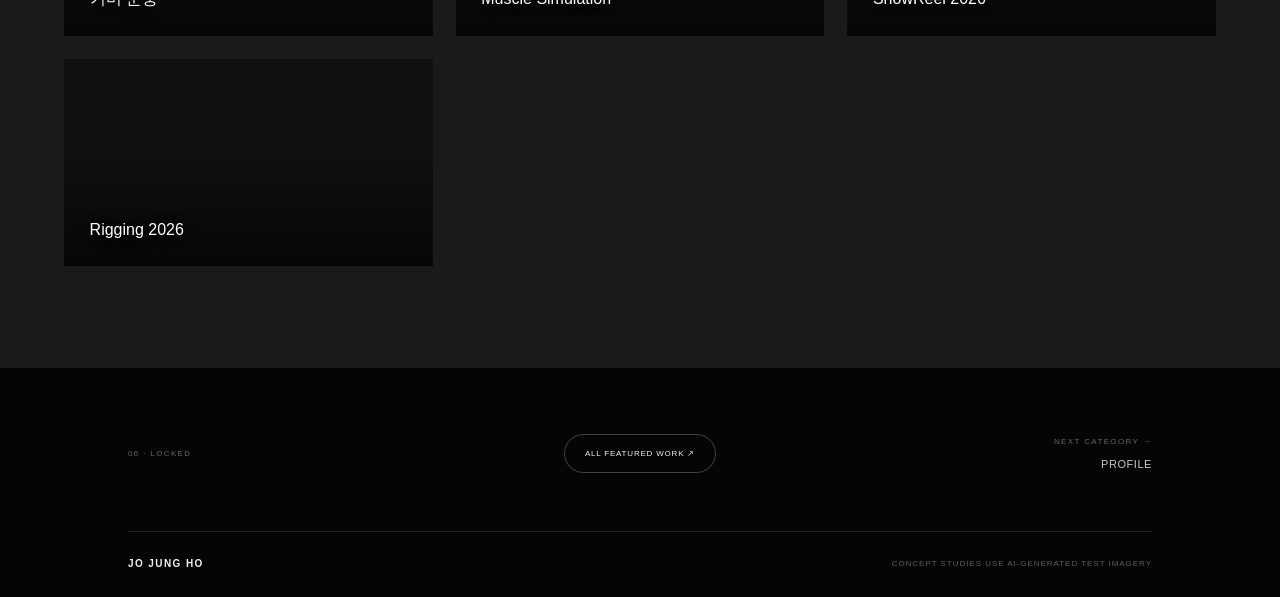
<file: projects/creature-rigging.html>
<!doctype html>
<html lang="en">
  <head>
    <meta charset="UTF-8" />
    <meta name="viewport" content="width=device-width, initial-scale=1" />
    <meta name="theme-color" content="#151515" />
    <meta name="description" content="Cinematic and VFX — Jo Jung Ho, Rigging Artist." />
    <title>CINEMATIC&amp;VFX — JO JUNG HO</title>
    <link rel="preload" as="image" href="../assets/projects/creature-rigging.png" fetchpriority="high" />
    <link rel="stylesheet" href="../styles.css" />
    <link rel="stylesheet" href="../project.css" />
    <script src="../project.js" defer></script>
    <script type="module" src="../portfolio-content.js"></script>
    
  </head>
  <body class="project-page">
    <a class="skip-link" href="#works">Skip to works</a>
    <header class="site-header project-site-header">
      <a class="wordmark" href="../index.html" aria-label="Jo Jung Ho, home">JO JUNG HO<span>.</span></a>
      <nav class="main-nav" aria-label="Main navigation">
        <a href="../index.html#portfolio">PORTFOLIO</a>
        <a href="../index.html#featured">FEATURED</a>
        <a href="#works">WORKS</a>
      </nav>
      <a class="header-contact" href="../index.html#featured">BACK TO WORK <span aria-hidden="true">↗</span></a>
    </header>

    <main>
      <section class="project-hero project-hero--cinematic" aria-labelledby="category-title">
        <img class="project-hero__image" src="../assets/projects/creature-rigging.png" alt="Original cinematic creature concept, created as a test image" fetchpriority="high" />
        <div class="project-hero__copy">
          <p class="project-hero__eyebrow">JO JUNG HO · SELECTED STUDIES / 01</p>
          <h1 id="category-title" aria-label="CINEMATIC &amp; VFX"><span class="project-hero__initial">C</span>INEMATIC<br />&amp;VFX</h1>
          <p class="project-hero__subtitle">Structure, character and the weight of movement.</p>
        </div>
        <nav class="category-nav" aria-label="Project categories">
          <a href="creature-rigging.html" aria-current="page"><span class="category-nav__index">01</span><span>CINEMATIC<br />&amp;VFX</span></a>
          <a href="cloth-simulation.html"><span class="category-nav__index">02</span><span>PROFILE</span></a>
          <a role="link" aria-disabled="true" aria-label="03 잠금" title="잠긴 카테고리"><span class="category-nav__index">03</span><span class="category-lock-icon" aria-hidden="true"></span></a>
          <a role="link" aria-disabled="true" aria-label="04 잠금" title="잠긴 카테고리"><span class="category-nav__index">04</span><span class="category-lock-icon" aria-hidden="true"></span></a>
          <a role="link" aria-disabled="true" aria-label="05 잠금" title="잠긴 카테고리"><span class="category-nav__index">05</span><span class="category-lock-icon" aria-hidden="true"></span></a>
          <a role="link" aria-disabled="true" aria-label="06 잠금" title="잠긴 카테고리"><span class="category-nav__index">06</span><span class="category-lock-icon" aria-hidden="true"></span></a>
        </nav>
      </section>

      <section class="project-works project-works--tiles" id="works" aria-labelledby="works-title">
        <div class="project-container">
          <div class="works-heading">
            <h2 id="works-title">WORKS</h2>
            <a class="works-manage" href="../admin/?category=game-cinematic" data-local-video-manager hidden>영상 관리 <span aria-hidden="true">↗</span></a>
          </div>
          <div class="works-filters" role="group" aria-label="Works category" data-works-filters>
            <button type="button" data-work-filter="all" aria-pressed="true" aria-controls="works-grid">ALL</button>
            <button type="button" data-work-filter="showreel" aria-pressed="false" aria-controls="works-grid">ShowReel</button>
            <button type="button" data-work-filter="rigging" aria-pressed="false" aria-controls="works-grid">Rigging</button>
          </div>
          <div class="works-grid works-grid--video works-grid--filterable" id="works-grid" data-works-category="game-cinematic">
          <article class="work-study" data-managed-video="bt21" data-work-type="showreel">
            <a class="work-study__button" href="bt21.html" data-preview-video="k6hnPMril98" data-preview-state="idle" aria-label="BT21 — view project">
              <span class="work-study__image">
                <img src="https://i.ytimg.com/vi/k6hnPMril98/maxresdefault.jpg" alt="BT21 — 내일의 우주스타 BT21, 착륙 완료!" loading="lazy" decoding="async" />
                <span class="work-study__preview" aria-hidden="true"><span data-preview-mount></span></span>
              </span>
              <span class="work-study__title">BT21</span>
            </a>
          </article>
          </div>
          <p class="works-empty" data-works-empty role="status" hidden>No works in this category yet.</p>
        </div>
      </section>
    </main>

    <footer class="project-footer">
      <div class="project-container">
        <nav class="project-footer__nav" aria-label="Explore more categories">
          <span class="category-pager category-pager--locked" aria-label="06 잠금"><span>06 · LOCKED</span></span>
          <a class="back-to-work" href="../index.html#featured">ALL FEATURED WORK ↗</a>
          <a class="category-pager category-pager--next" href="cloth-simulation.html"><span>NEXT CATEGORY →</span><strong>PROFILE</strong></a>
        </nav>
        <div class="project-footer__bottom">
          <a href="../index.html">JO JUNG HO</a>
          <p>CONCEPT STUDIES USE AI-GENERATED TEST IMAGERY</p>
        </div>
      </div>
    </footer>

    <dialog class="study-dialog" id="study-dialog" aria-labelledby="study-dialog-title">
      <div class="study-dialog__bar">
        <h2 id="study-dialog-title">Concept study</h2>
        <button class="study-dialog__close" type="button" data-close-study autofocus aria-label="Close concept image">CLOSE <span aria-hidden="true">×</span></button>
      </div>
      <img class="study-dialog__image" id="study-dialog-image" alt="" />
      <p class="study-dialog__note">AI-GENERATED CONCEPT STUDY · TEST IMAGE</p>
    </dialog>
  </body>
</html>
</file>
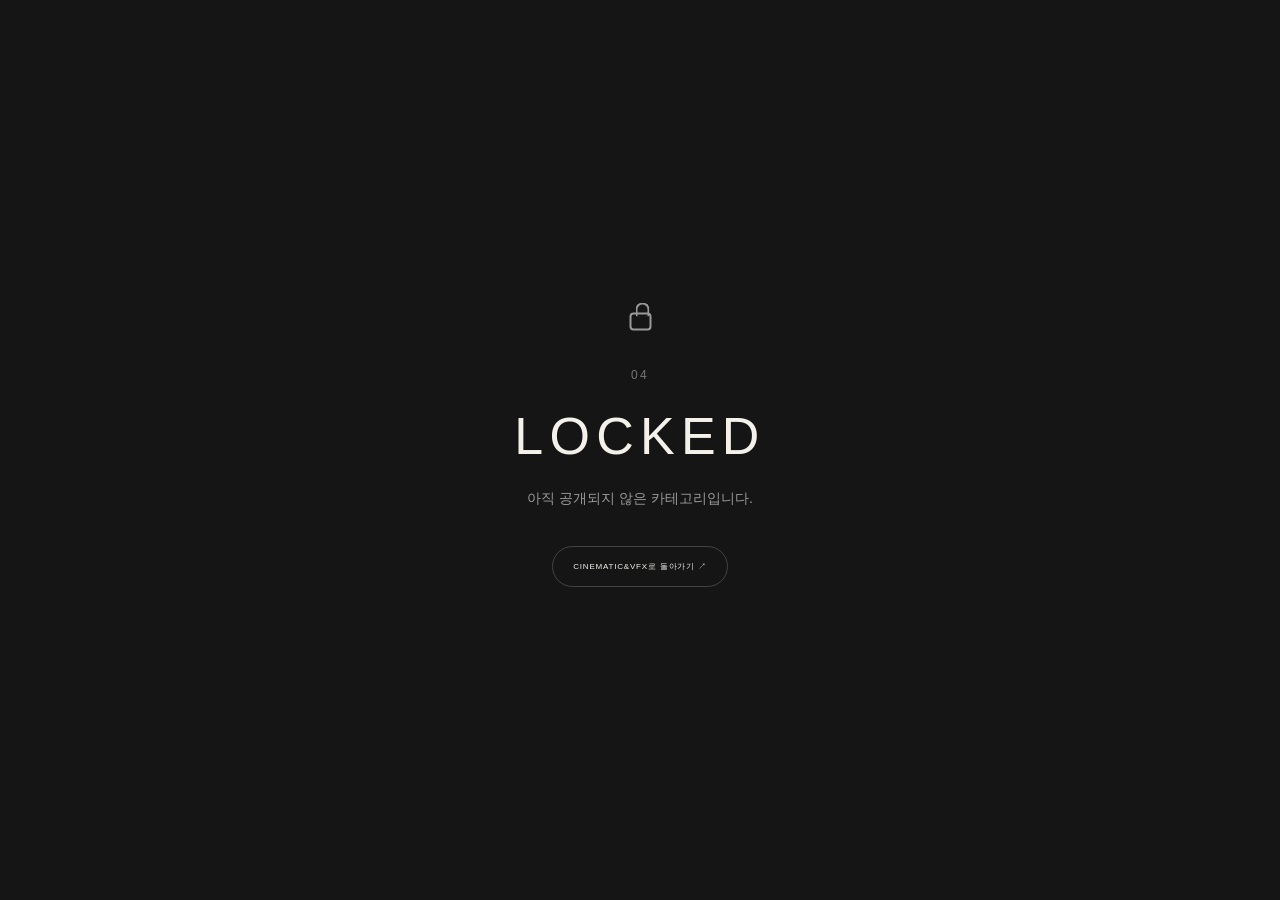
<file: projects/destruction-fx.html>
<!doctype html>
<html lang="ko">
  <head>
    <meta charset="UTF-8" />
    <meta name="viewport" content="width=device-width, initial-scale=1" />
    <meta name="theme-color" content="#101010" />
    <meta name="robots" content="noindex" />
    <title>04 · LOCKED — JO JUNG HO</title>
    <link rel="stylesheet" href="../styles.css" />
    <link rel="stylesheet" href="../project.css" />
  </head>
  <body class="project-page locked-page">
    <main class="locked-category" aria-labelledby="locked-title">
      <span class="category-lock-icon" aria-hidden="true"></span>
      <p class="locked-category__number">04</p>
      <h1 id="locked-title">LOCKED</h1>
      <p class="locked-category__note">아직 공개되지 않은 카테고리입니다.</p>
      <a class="back-to-work" href="creature-rigging.html">CINEMATIC&amp;VFX로 돌아가기 ↗</a>
    </main>
  </body>
</html>
</file>
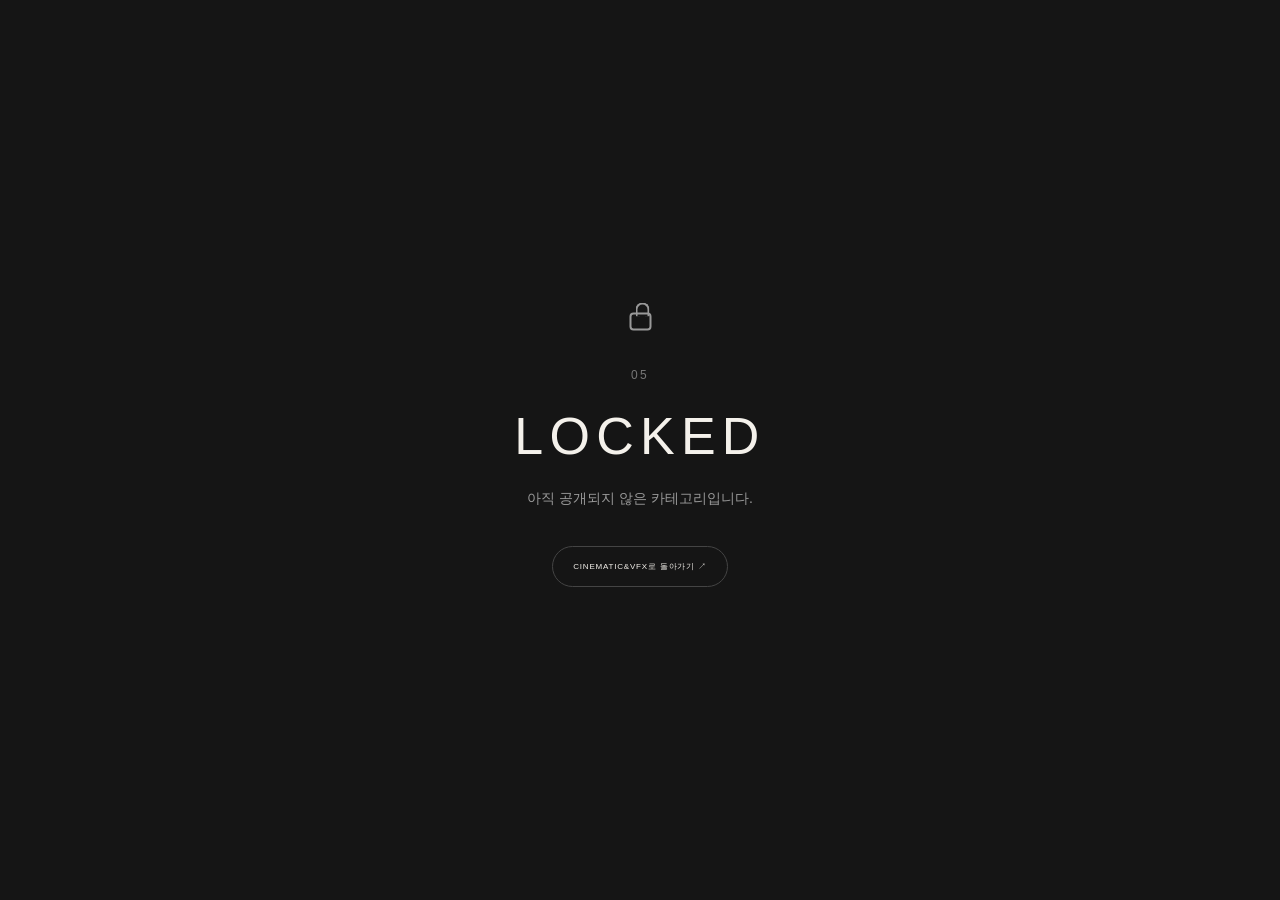
<file: projects/fluid-effects.html>
<!doctype html>
<html lang="ko">
  <head>
    <meta charset="UTF-8" />
    <meta name="viewport" content="width=device-width, initial-scale=1" />
    <meta name="theme-color" content="#101010" />
    <meta name="robots" content="noindex" />
    <title>05 · LOCKED — JO JUNG HO</title>
    <link rel="stylesheet" href="../styles.css" />
    <link rel="stylesheet" href="../project.css" />
  </head>
  <body class="project-page locked-page">
    <main class="locked-category" aria-labelledby="locked-title">
      <span class="category-lock-icon" aria-hidden="true"></span>
      <p class="locked-category__number">05</p>
      <h1 id="locked-title">LOCKED</h1>
      <p class="locked-category__note">아직 공개되지 않은 카테고리입니다.</p>
      <a class="back-to-work" href="creature-rigging.html">CINEMATIC&amp;VFX로 돌아가기 ↗</a>
    </main>
  </body>
</html>
</file>
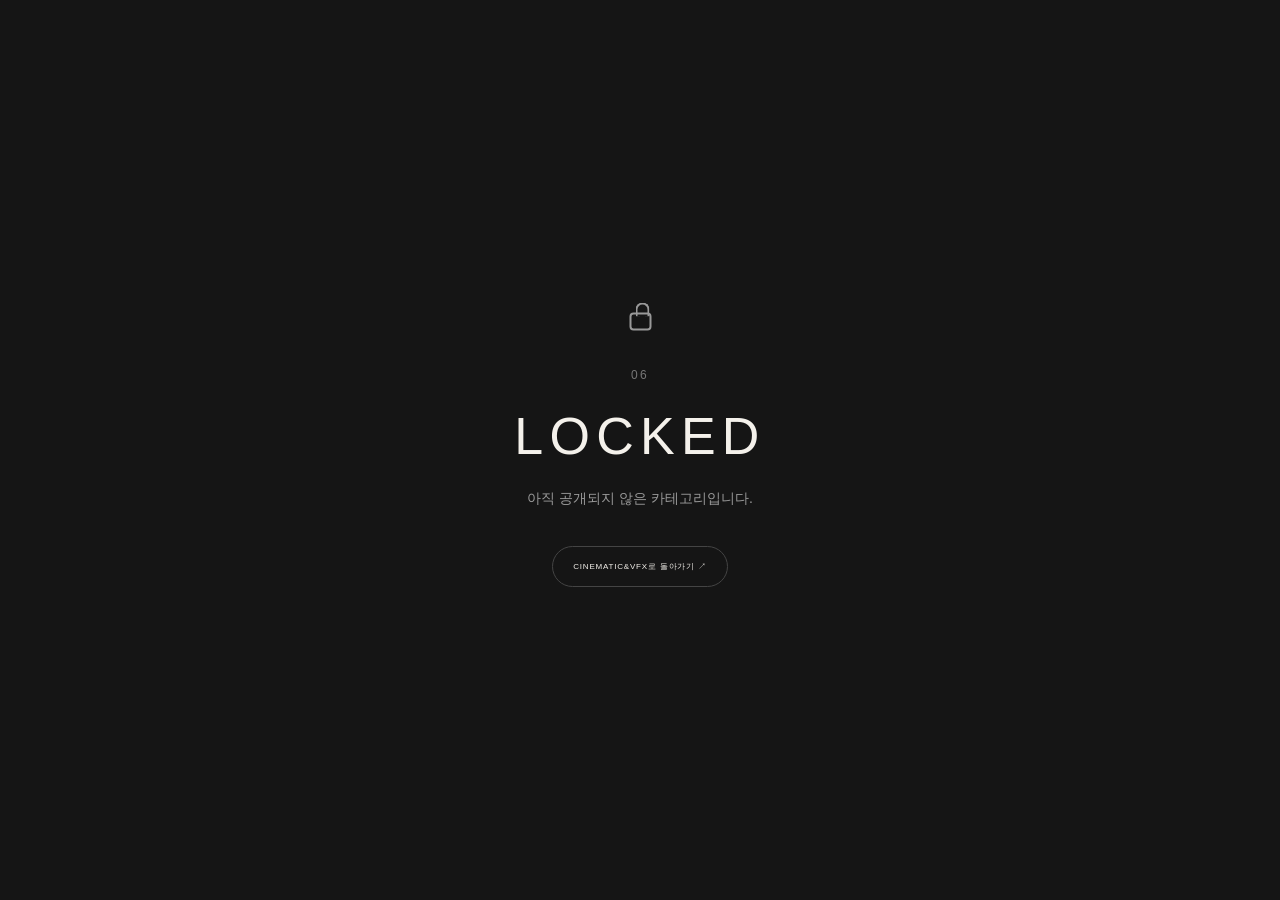
<file: projects/procedural-rd.html>
<!doctype html>
<html lang="ko">
  <head>
    <meta charset="UTF-8" />
    <meta name="viewport" content="width=device-width, initial-scale=1" />
    <meta name="theme-color" content="#101010" />
    <meta name="robots" content="noindex" />
    <title>06 · LOCKED — JO JUNG HO</title>
    <link rel="stylesheet" href="../styles.css" />
    <link rel="stylesheet" href="../project.css" />
  </head>
  <body class="project-page locked-page">
    <main class="locked-category" aria-labelledby="locked-title">
      <span class="category-lock-icon" aria-hidden="true"></span>
      <p class="locked-category__number">06</p>
      <h1 id="locked-title">LOCKED</h1>
      <p class="locked-category__note">아직 공개되지 않은 카테고리입니다.</p>
      <a class="back-to-work" href="creature-rigging.html">CINEMATIC&amp;VFX로 돌아가기 ↗</a>
    </main>
  </body>
</html>
</file>
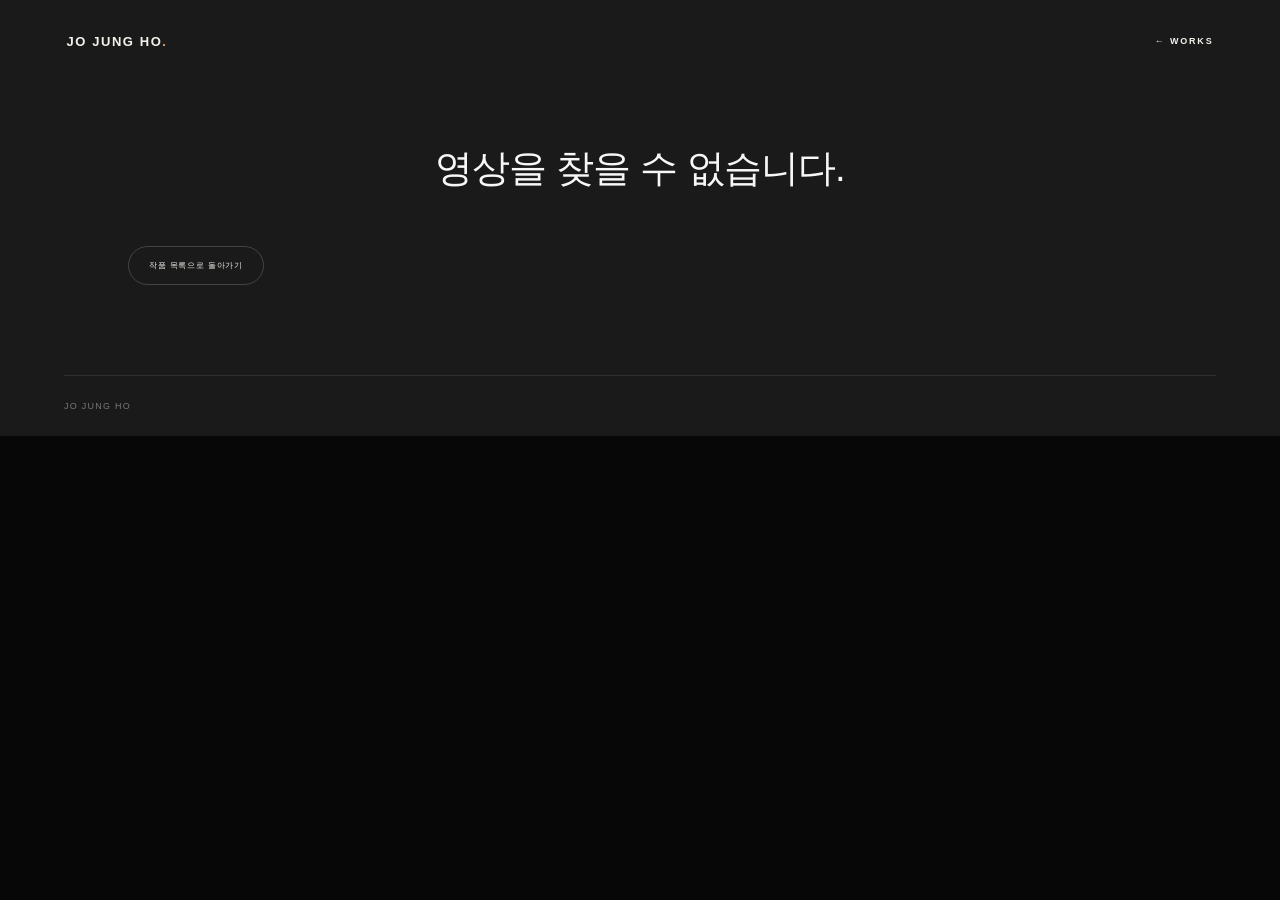
<file: projects/work.html>
<!doctype html>
<html lang="ko">
  <head>
    <meta charset="UTF-8" />
    <meta name="viewport" content="width=device-width, initial-scale=1" />
    <meta name="theme-color" content="#1a1a1a" />
    <title>WORK — JO JUNG HO</title>
    <link rel="stylesheet" href="../styles.css" />
    <link rel="stylesheet" href="../project.css" />
    <link rel="stylesheet" href="../work-detail.css" />
    <script type="module" src="../portfolio-content.js"></script>
  </head>
  <body class="project-page work-detail-page">
    <header class="site-header project-site-header">
      <a class="wordmark" href="../index.html">JO JUNG HO<span>.</span></a>
      <a class="header-contact" href="creature-rigging.html#works" data-category-back>← WORKS</a>
    </header>
    <main class="work-detail" data-work-detail><p role="status">영상을 불러오는 중입니다.</p></main>
    <footer class="work-detail-footer"><a href="../index.html">JO JUNG HO</a></footer>
  </body>
</html>
</file>
<file: project.css>
html { scroll-snap-type: none; }
body.project-page { background: #151515; }
.project-page a:focus-visible, .project-page button:focus-visible, .study-gallery__track:focus-visible { outline: 2px solid #f3eee5; outline-offset: 5px; }
.skip-link { position: fixed; top: 12px; left: 12px; z-index: 100; padding: 12px 20px; background: #f3eee5; color: #151515; transform: translateY(-180%); }
.skip-link:focus { transform: translateY(0); }
.project-site-header { border-color: rgba(255,255,255,.18); }
.project-site-header .wordmark { font-family: var(--sans); font-size: 13px; font-weight: 700; letter-spacing: .12em; }
.project-site-header .main-nav { margin: 0; }
.project-site-header .header-contact { font-size: 9px; }
.project-hero { position: relative; min-height: 660px; height: 78svh; max-height: 1050px; display: flex; align-items: center; isolation: isolate; background: #161616; }
.project-hero__image, .project-hero::after { position: absolute; inset: 0; width: 100%; height: 100%; }
.project-hero__image { z-index: -2; object-fit: cover; object-position: center 48%; }
.project-hero::after { content: ''; z-index: -1; background: linear-gradient(90deg, rgba(0,0,0,.64), rgba(0,0,0,.12) 78%), linear-gradient(0deg, rgba(0,0,0,.7), transparent 40%, rgba(0,0,0,.25)); }
.project-hero__copy { width: min(1440px, 84%); margin: 0 auto; padding-top: 22px; padding-bottom: 50px; }
.project-hero__eyebrow { margin: 0 0 22px; font-size: 10px; letter-spacing: .23em; color: rgba(255,255,255,.72); }
.project-hero h1 { max-width: 900px; margin: 0 0 24px; font-size: clamp(56px, 6.8vw, 112px); line-height: .98; letter-spacing: -.055em; font-weight: 600; }
.project-hero__subtitle { max-width: 440px; margin: 0; color: rgba(255,255,255,.86); font-size: 14px; line-height: 1.8; letter-spacing: .01em; }
.project-hero--cinematic { overflow: hidden; }
.project-hero--cinematic .project-hero__image { transform-origin: 60% 48%; animation: cinematic-background-reveal 6s cubic-bezier(.2,.55,.35,1) both; }
.project-hero--cinematic .project-hero__copy { animation: cinematic-title-reveal 1.6s cubic-bezier(.22,.61,.36,1) .35s both; }
.project-hero__initial { color: #00fdff; }
@keyframes cinematic-background-reveal {
  from { transform: scale(1.14); }
  to { transform: scale(1); }
}
@keyframes cinematic-title-reveal {
  from { opacity: 0; transform: translateY(32px); }
  to { opacity: 1; transform: translateY(0); }
}
.category-nav { position: absolute; right: 0; bottom: 0; left: 0; display: grid; grid-template-columns: repeat(6, minmax(0,1fr)); padding-inline: 8%; border-top: 1px solid rgba(255,255,255,.2); background: rgba(0,0,0,.18); }
.category-nav a { position: relative; min-height: 88px; display: flex; justify-content: center; align-items: center; gap: 12px; padding: 18px 12px; color: rgba(255,255,255,.56); font-size: 10px; font-weight: 600; line-height: 1.6; letter-spacing: .06em; text-align: center; transition: color 180ms ease, background 180ms ease; }
.category-nav a:hover { color: #fff; background: rgba(255,255,255,.04); }
.category-nav a[aria-current="page"] { color: #fff; }
.category-nav a[aria-current="page"]::after { position: absolute; right: 15%; bottom: 0; left: 15%; height: 2px; content: ''; background: #fff; }
.category-nav__index { color: rgba(255,255,255,.45); font-size: 8px; font-weight: 400; }
.category-nav a[aria-disabled="true"], .category-nav a[aria-disabled="true"]:hover { color: rgba(255,255,255,.4); background: transparent; cursor: not-allowed; }
.category-nav a[aria-disabled="true"] .category-nav__index { display: inline; }
.category-lock-icon { position: relative; display: inline-block; flex: 0 0 auto; width: 11px; height: 9px; margin-top: 4px; border: 1px solid currentColor; border-radius: 2px; }
.category-lock-icon::before { content: ''; position: absolute; left: 2px; top: -6px; width: 5px; height: 6px; border: 1px solid currentColor; border-bottom: 0; border-radius: 5px 5px 0 0; }
.category-pager--locked { cursor: not-allowed; }
.locked-page { background: #101010; }
.locked-category { min-height: 100svh; display: flex; flex-direction: column; align-items: center; justify-content: center; gap: 24px; padding: 80px 24px; text-align: center; }
.locked-category .category-lock-icon { color: #999; transform: scale(2); margin-bottom: 18px; }
.locked-category__number { margin: 0; color: #777; font-size: 12px; letter-spacing: .2em; }
.locked-category h1 { margin: 0; font-size: clamp(28px, 5vw, 52px); font-weight: 400; letter-spacing: .12em; }
.locked-category__note { margin: 0 0 14px; color: #999; font-size: 14px; }
.project-overview { padding: clamp(72px, 9vw, 150px) 0 0; background: #151515; }
.project-container { width: min(1260px, 80%); margin-inline: auto; }
.overview-heading { display: grid; grid-template-columns: 1.3fr 1fr; gap: 10%; align-items: end; }
.project-kicker { margin: 0 0 24px; font-size: 9px; font-weight: 500; letter-spacing: .2em; color: #929292; }
.overview-heading h2 { max-width: 650px; margin: 0; font-size: clamp(27px, 3vw, 47px); font-weight: 400; line-height: 1.3; letter-spacing: -.035em; }
.overview-heading__text { max-width: 440px; padding-bottom: 2px; }
.overview-heading__text p { margin: 0; color: #a4a4a4; font-size: 13px; line-height: 1.9; }
.overview-heading__text .concept-label { margin-top: 24px; color: #757575; font-size: 8px; letter-spacing: .13em; }
.study-gallery { margin-top: clamp(50px, 6.5vw, 100px); }
.study-gallery__track { display: flex; gap: 22px; width: 100%; padding-inline: 14%; overflow-x: auto; overscroll-behavior-x: contain; scroll-snap-type: x mandatory; scrollbar-width: none; }
.study-gallery__track::-webkit-scrollbar { display: none; }
.study-gallery__slide { flex: 0 0 100%; min-width: 0; margin: 0; scroll-snap-align: center; }
.study-gallery__frame { height: clamp(300px, 43vw, 690px); overflow: hidden; background: #252525; }
.study-gallery__frame img { display: block; width: 100%; height: 100%; object-fit: cover; }
.study-gallery__slide:nth-child(2) img { transform: scale(1.35); object-position: 35% 40%; }
.study-gallery__slide:nth-child(3) img { transform: scale(1.7); object-position: 60% 35%; }
.study-gallery figcaption { margin-top: 18px; color: #777; font-size: 9px; letter-spacing: .12em; }
.gallery-controls { width: 72%; margin: 24px auto 0; display: flex; align-items: center; justify-content: space-between; }
.gallery-status { color: #777; font-size: 10px; letter-spacing: .15em; }
.gallery-status strong { color: #eee; font-weight: 400; }
.gallery-arrows { display: flex; gap: 9px; }
.gallery-arrow { width: 44px; height: 44px; border: 1px solid #595959; border-radius: 50%; background: transparent; font-size: 19px; cursor: pointer; transition: background 180ms ease; }
.gallery-arrow:hover:not(:disabled) { color: #161616; background: #eee; }
.gallery-arrow:disabled { opacity: .25; cursor: default; }
.project-capabilities { display: grid; grid-template-columns: repeat(3, minmax(0,1fr)); gap: 50px; padding-block: clamp(70px, 8vw, 126px); }
.capability { border-top: 1px solid #424242; padding-top: 22px; }
.capability__number { display: block; margin-bottom: 26px; color: #686868; font-size: 9px; letter-spacing: .12em; }
.capability h3 { margin: 0 0 14px; font-size: 17px; font-weight: 400; letter-spacing: -.02em; }
.capability p { max-width: 260px; margin: 0; color: #929292; font-size: 12px; line-height: 1.8; }
.project-works { padding-block: clamp(72px, 8vw, 120px); background: #0c0c0c; }
.works-heading { display: flex; align-items: end; justify-content: space-between; gap: 24px; margin-bottom: 44px; }
.works-heading h2 { margin: 0; font-size: clamp(34px, 4vw, 58px); font-weight: 400; letter-spacing: -.035em; }
.works-heading p { margin: 0 0 6px; color: #818181; font-size: 9px; letter-spacing: .14em; }
.works-manage { display: inline-flex; align-items: center; justify-content: center; gap: 16px; flex-shrink: 0; min-height: 44px; padding: 12px 22px; border: 1px solid #eee; border-radius: 999px; background: #eee; color: #151515; font-size: 14px; font-weight: 600; text-decoration: none; transition: background 180ms ease; }
.works-manage[hidden] { display: none; }
.works-manage:hover { background: #fff; }
.works-manage:focus-visible { outline: 2px solid #fff; outline-offset: 5px; }
.works-filters { display: flex; flex-wrap: wrap; gap: 10px; margin: -12px 0 32px; }
.works-filters button { min-height: 40px; padding: 9px 24px; border: 1px solid #505050; border-radius: 999px; background: transparent; color: #aaa; font: inherit; font-size: 13px; cursor: pointer; transition: color 180ms ease, background 180ms ease, border-color 180ms ease; }
.works-filters button:hover { border-color: #eee; color: #fff; }
.works-filters button[aria-pressed="true"] { background: #eee; border-color: #eee; color: #151515; }
.works-empty { margin: 24px 0; color: #999; font-size: 14px; }
.work-study[hidden], .works-empty[hidden] { display: none; }
.works-grid { display: grid; grid-template-columns: repeat(4, minmax(0,1fr)); gap: 24px; }
.work-study { min-width: 0; }
.work-study__button { display: block; width: 100%; padding: 0; border: 0; background: transparent; text-align: left; cursor: pointer; }
.work-study__image { position: relative; display: block; overflow: hidden; aspect-ratio: 3 / 4; background: #222; }
.work-study__image img { width: 100%; height: 100%; object-fit: cover; object-position: var(--crop, 50% 50%); transform: scale(var(--zoom, 1)); transition: transform 600ms cubic-bezier(.2,.7,.2,1), filter 600ms ease; }
.work-study__image > video { display: block; width: 100%; height: 100%; object-fit: cover; background: #111; }
.work-study__button:hover img, .work-study__button:focus-visible img { transform: scale(calc(var(--zoom, 1) * 1.045)); filter: brightness(1.08); }
.work-study__image::after { position: absolute; right: 16px; bottom: 16px; display: grid; place-items: center; width: 30px; height: 30px; content: '↗'; border: 1px solid rgba(255,255,255,.6); border-radius: 50%; color: #fff; background: rgba(0,0,0,.16); opacity: 0; transition: opacity 200ms ease; }
.work-study__button:hover .work-study__image::after, .work-study__button:focus-visible .work-study__image::after { opacity: 1; }
.work-study__title { display: block; margin-top: 18px; color: #ddd; font-size: 12px; font-weight: 400; line-height: 1.5; }
.work-study__meta { display: block; margin-top: 7px; color: #656565; font-size: 8px; letter-spacing: .13em; }
.project-works--tiles { background: #1a1a1a; }
.project-works--tiles .project-container { width: min(1600px, 90%); }
.works-grid--video { grid-template-columns: repeat(auto-fit, minmax(min(100%, 360px), 1fr)); gap: clamp(16px, 1.8vw, 32px); }
.works-grid--filterable { grid-template-columns: repeat(auto-fill, minmax(min(100%, 360px), 1fr)); }
.works-grid--video .work-study__button { position: relative; isolation: isolate; }
.works-grid--video .work-study__image { aspect-ratio: 16 / 9; }
.work-study__preview { position: absolute; inset: 0; display: block; opacity: 0; pointer-events: none; transition: opacity 180ms ease; }
.work-study__preview iframe { display: block; width: 100%; height: 100%; border: 0; pointer-events: none; }
.work-study__button[data-preview-state="playing"] .work-study__preview { opacity: 1; }
.works-grid--video .work-study__button[data-preview-state="playing"] .work-study__image::after,
.works-grid--video .work-study__button[data-preview-state="playing"] .work-study__title { opacity: 0; }
.works-grid--video .work-study__image::after { inset: 0; width: auto; height: auto; display: block; border: 0; border-radius: 0; content: ''; opacity: 1; background: linear-gradient(180deg, rgba(0,0,0,.08) 45%, rgba(0,0,0,.65) 100%); pointer-events: none; }
.works-grid--video .work-study__title { position: absolute; right: 20px; bottom: clamp(20px, 2vw, 34px); left: clamp(18px, 2vw, 34px); margin: 0; color: #fff; font-size: clamp(14px, 1.25vw, 21px); line-height: 1.35; text-shadow: 0 2px 14px rgba(0,0,0,.4); pointer-events: none; }
.works-grid--video .work-study__meta { position: absolute; top: 16px; left: 18px; margin: 0; color: rgba(255,255,255,.65); font-size: 7px; text-shadow: 0 1px 8px #000; pointer-events: none; }
.project-footer { padding-block: 66px 28px; background: #050505; }
.project-footer__nav { display: grid; grid-template-columns: 1fr auto 1fr; align-items: center; gap: 24px; padding-bottom: 58px; }
.category-pager { display: grid; gap: 12px; }
.category-pager--next { text-align: right; }
.category-pager span { color: #666; font-size: 8px; letter-spacing: .17em; }
.category-pager strong { color: #c8c8c8; font-size: 11px; font-weight: 400; letter-spacing: .05em; }
.category-pager:hover strong { color: #fff; }
.back-to-work { padding: 14px 20px; border: 1px solid #444; border-radius: 999px; font-size: 8px; letter-spacing: .1em; transition: background 180ms ease; }
.back-to-work:hover { color: #000; background: #eee; }
.project-footer__bottom { display: flex; align-items: center; justify-content: space-between; gap: 20px; border-top: 1px solid #222; padding-top: 26px; }
.project-footer__bottom p { margin: 0; color: #5e5e5e; font-size: 8px; letter-spacing: .12em; }
.project-footer__bottom a { font-size: 10px; font-weight: 600; letter-spacing: .14em; }
.study-dialog { width: min(1200px, calc(100vw - 40px)); max-width: none; max-height: calc(100svh - 40px); padding: 0; border: 1px solid #333; background: #090909; color: #eee; }
.study-dialog::backdrop { background: rgba(0,0,0,.9); backdrop-filter: blur(7px); }
.study-dialog__bar { display: flex; align-items: center; justify-content: space-between; gap: 20px; padding: 17px 24px; }
.study-dialog__bar h2 { margin: 0; font-size: 11px; font-weight: 400; }
.study-dialog__close { padding: 7px 0 7px 14px; border: 0; background: transparent; font-size: 9px; letter-spacing: .1em; cursor: pointer; }
.study-dialog__close span { margin-left: 12px; font-size: 20px; vertical-align: -1px; }
.study-dialog__image { display: block; width: 100%; max-height: 76svh; object-fit: contain; }
.study-dialog__note { padding: 0 24px 14px; color: #747474; font-size: 8px; letter-spacing: .12em; }

@media (min-width: 1800px) {
  .study-gallery__track { padding-inline: calc((100vw - 1320px) / 2); }
  .gallery-controls { width: 1320px; }
}
@media (max-width: 1000px) {
  .project-hero { min-height: 590px; }
  .project-hero__copy { width: 86%; }
  .category-nav { padding-inline: 3%; }
  .category-nav a { min-height: 82px; padding-inline: 7px; font-size: 8px; gap: 6px; }
  .category-nav__index { display: none; }
  .project-container { width: 84%; }
  .overview-heading { gap: 7%; }
  .overview-heading__text p { font-size: 12px; }
  .works-grid { gap: 18px; }
  .work-study__title { font-size: 10px; }
  .project-capabilities { gap: 26px; }
}
@media (max-width: 620px) {
  .project-site-header .wordmark { font-size: 10px; letter-spacing: .09em; }
  .project-site-header .main-nav { gap: 18px; }
  .project-site-header .main-nav a { font-size: 8px; }
  .project-hero { height: 84svh; min-height: 580px; max-height: 850px; }
  .project-hero__copy { padding-top: 30px; padding-bottom: 90px; }
  .project-hero h1 { font-size: clamp(42px, 10.5vw, 65px); line-height: 1.02; letter-spacing: -.045em; }
  .project-hero__eyebrow { margin-bottom: 18px; font-size: 8px; letter-spacing: .17em; }
  .project-hero__subtitle { max-width: 290px; font-size: 11px; line-height: 1.8; }
  .category-nav { grid-template-columns: repeat(3,minmax(0,1fr)); padding-inline: 4%; background: rgba(0,0,0,.36); }
  .category-nav a { min-height: 57px; padding: 8px 5px; font-size: 7px; letter-spacing: .02em; }
  .category-nav a[aria-current="page"]::after { right: 20%; left: 20%; }
  .project-container { width: 86%; }
  .project-overview { padding-top: 60px; }
  .overview-heading { grid-template-columns: 1fr; gap: 25px; }
  .project-kicker { margin-bottom: 18px; font-size: 8px; }
  .overview-heading h2 { max-width: 380px; font-size: 30px; }
  .overview-heading__text { max-width: 360px; }
  .overview-heading__text .concept-label { margin-top: 18px; font-size: 7px; }
  .study-gallery { margin-top: 38px; }
  .study-gallery__track { padding-inline: 7%; gap: 12px; }
  .study-gallery__frame { height: 63vw; min-height: 245px; }
  .study-gallery figcaption { font-size: 7px; line-height: 1.7; margin-top: 12px; }
  .gallery-controls { width: 86%; margin-top: 16px; }
  .gallery-arrow { width: 38px; height: 38px; font-size: 17px; }
  .gallery-status { font-size: 8px; }
  .project-capabilities { padding-block: 54px 66px; grid-template-columns: 1fr; gap: 28px; }
  .capability { display: grid; grid-template-columns: 28px 1fr; gap: 0 18px; padding-top: 19px; }
  .capability__number { margin: 5px 0 0; grid-row: 1 / 3; }
  .capability h3 { font-size: 17px; margin-bottom: 10px; }
  .capability p { max-width: none; font-size: 11px; }
  .project-works { padding-block: 56px 65px; }
  .works-heading { margin-bottom: 30px; gap: 15px; }
  .works-heading h2 { font-size: 38px; }
  .works-heading p { max-width: 120px; margin: 0 0 4px; font-size: 7px; line-height: 1.8; text-align: right; }
  .works-grid { grid-template-columns: repeat(2,minmax(0,1fr)); gap: 30px 14px; }
  .work-study__title { margin-top: 13px; font-size: 10px; }
  .work-study__meta { font-size: 7px; }
  .works-grid--video { grid-template-columns: 1fr; gap: 24px; }
  .works-grid--video .work-study__title { right: 14px; bottom: 18px; left: 14px; font-size: 13px; }
  .works-grid--video .work-study__meta { top: 12px; left: 14px; font-size: 6px; }
  .project-footer { padding-top: 38px; }
  .project-footer__nav { grid-template-columns: 1fr 1fr; gap: 30px 20px; padding-bottom: 34px; }
  .back-to-work { grid-column: 1 / -1; grid-row: 2; justify-self: center; }
  .category-pager strong { font-size: 9px; }
  .category-pager span { font-size: 7px; }
  .project-footer__bottom { align-items: start; gap: 25px; }
  .project-footer__bottom a { white-space: nowrap; font-size: 9px; }
  .project-footer__bottom p { font-size: 7px; line-height: 1.8; text-align: right; }
  .study-dialog { width: calc(100vw - 24px); }
  .study-dialog__bar { padding: 13px 16px; }
  .study-dialog__bar h2 { font-size: 9px; }
  .study-dialog__note { padding-inline: 16px; font-size: 7px; }
}
@media (prefers-reduced-motion: reduce) {
  .project-hero--cinematic .project-hero__image,
  .project-hero--cinematic .project-hero__copy { animation: none; transform: none; opacity: 1; }
  .works-grid--video .work-study__image img { transition: none; }
  .works-grid--video .work-study__button:hover img,
  .works-grid--video .work-study__button:focus-visible img { transform: scale(var(--zoom, 1)); }
}
</file>
<file: styles.css>
:root {
  color-scheme: dark;
  --black: #070707;
  --white: #f4f1eb;
  --muted: rgba(244, 241, 235, 0.62);
  --line: rgba(244, 241, 235, 0.34);
  --serif: 'Bodoni MT', 'Times New Roman', serif;
  --sans: 'Arial', 'Malgun Gothic', sans-serif;
  --featured-width: min(74vw, 1200px);
}

* { box-sizing: border-box; }
[hidden] { display: none !important; }
html { scroll-behavior: smooth; scroll-snap-type: y mandatory; background: var(--black); }
body { margin: 0; min-width: 320px; background: var(--black); color: var(--white); font-family: var(--sans); }
body, button, a { -webkit-tap-highlight-color: transparent; }
a { color: inherit; text-decoration: none; }
button { color: inherit; font: inherit; }
::selection { background: #a8462b; color: white; }

.site-header {
  position: absolute;
  z-index: 10;
  top: 0;
  left: 0;
  width: 100%;
  min-height: 82px;
  padding: 0 clamp(24px, 5.2vw, 88px);
  display: flex;
  align-items: center;
  justify-content: space-between;
  border-bottom: 1px solid rgba(255, 255, 255, 0.12);
}
.wordmark { font-family: var(--serif); font-size: 25px; letter-spacing: -0.08em; }
.wordmark span { color: #e4a36f; }
.main-nav { display: flex; gap: clamp(22px, 3.4vw, 56px); margin-left: 8vw; }
.main-nav a, .header-contact { font-size: 10px; font-weight: 600; letter-spacing: 0.2em; transition: color 180ms ease; }
.main-nav a { color: rgba(255, 255, 255, 0.72); }
.main-nav a:hover, .header-contact:hover { color: #e8a779; }
.header-contact { display: inline-flex; align-items: center; gap: 12px; }
.header-contact span { font-size: 15px; }
.site-header--home { justify-content: flex-end; }
.site-header--home .main-nav { position: absolute; left: 50%; margin-left: 0; transform: translateX(-50%); }

.page-section { position: relative; height: 100vh; height: 100svh; min-height: 500px; scroll-snap-align: start; scroll-snap-stop: always; overflow: hidden; }
.hero { display: grid; align-items: center; isolation: isolate; background: #171413; }
.hero__poster, .hero__video, .hero__shade { position: absolute; inset: 0; width: 100%; height: 100%; }
.hero__poster { z-index: -3; background: #171413; }
.hero__video { z-index: -2; object-fit: cover; object-position: center 54%; opacity: 0; transition: opacity 600ms ease; }
.hero__video.is-live { opacity: 1; }
.hero__youtube { position: absolute; inset: 0; z-index: -2; overflow: hidden; opacity: 0; pointer-events: none; transition: opacity 600ms ease; }
.hero__youtube.is-live { opacity: 1; }
.hero__youtube iframe { position: absolute; top: 50%; left: 50%; border: 0; transform: translate(-50%, -50%); }
@media (prefers-reduced-motion: reduce) { .hero__youtube { transition: none; } }
.hero__shade { z-index: -1; background: linear-gradient(90deg, rgba(0,0,0,.62) 0%, rgba(0,0,0,.25) 44%, rgba(0,0,0,.08) 100%), linear-gradient(0deg, rgba(0,0,0,.36), transparent 24%, transparent 76%, rgba(0,0,0,.22)); }
.hero__copy { position: absolute; top: clamp(120px, 17svh, 180px); left: clamp(30px, 6.5vw, 112px); width: min(780px, 78vw); margin: 0; padding: 0; text-align: left; text-shadow: 0 2px 24px rgba(0,0,0,.28); }
.eyebrow { margin: 0 0 18px; color: rgba(255,255,255,.7); font-size: 9px; font-weight: 500; letter-spacing: .28em; }
.hero h1 { margin: 0 0 18px; font-family: var(--serif); font-size: clamp(46px, 6.2vw, 100px); font-weight: 400; line-height: .96; letter-spacing: .025em; }
.hero__role { margin: 0; font-size: clamp(9px, .9vw, 12px); font-weight: 500; letter-spacing: .28em; }
.hero__role--secondary { margin-top: 9px; color: rgba(255,255,255,.78); font-size: clamp(10px, .9vw, 12px); letter-spacing: .34em; }

.hero-reels { position: absolute; z-index: 6; left: 50%; bottom: max(106px, calc(env(safe-area-inset-bottom) + 90px)); transform: translateX(-50%); display: flex; gap: 12px; padding: 10px; border: 1px solid rgba(255,255,255,.32); border-radius: 10px; background: rgba(0,0,0,.64); backdrop-filter: blur(14px); box-shadow: 0 10px 36px rgba(0,0,0,.48); }
.hero-reels__button { min-width: 156px; min-height: 72px; display: grid; grid-template-columns: auto 1fr; align-items: center; column-gap: 20px; row-gap: 12px; padding: 15px 20px 12px; border: 2px solid rgba(255,255,255,.88); border-radius: 4px; background: #111; color: #fff; cursor: pointer; transition: background 220ms ease, color 220ms ease, border-color 220ms ease; }
.hero-reels__number { font-size: 26px; font-weight: 600; font-variant-numeric: tabular-nums; line-height: 1; }
.hero-reels__label { font-size: 11px; font-weight: 600; letter-spacing: .14em; text-align: right; }
.hero-reels__line { grid-column: 1 / -1; height: 2px; background: currentColor; opacity: .65; }
.hero-reels__button:hover { color: white; border-color: #fff; background: #303030; }
.hero-reels__button.is-active { color: #111; border-color: #fff; background: #fff; box-shadow: 0 0 16px rgba(255,255,255,.18); }
.hero-reels__button.is-active .hero-reels__line { opacity: 1; }
.hero-reels__button:focus-visible { outline: 2px solid white; outline-offset: 5px; }
.hero-reels__status { position: absolute; width: 1px; height: 1px; margin: -1px; overflow: hidden; clip-path: inset(50%); white-space: nowrap; }

.scroll-cue { position: absolute; bottom: 34px; left: 50%; display: grid; justify-items: center; gap: 10px; transform: translateX(-50%); color: rgba(255,255,255,.76); }
.scroll-cue__mouse { width: 18px; height: 30px; display: grid; justify-items: center; border: 1px solid rgba(255,255,255,.7); border-radius: 12px; padding-top: 5px; }
.scroll-cue__mouse span { width: 2px; height: 5px; border-radius: 2px; background: white; animation: scroll-dot 1.5s ease-in-out infinite; }
.scroll-cue__label { font-size: 8px; letter-spacing: .22em; }
@keyframes scroll-dot { 0%, 100% { transform: translateY(0); opacity: .9; } 65% { transform: translateY(7px); opacity: .1; } }

.section-steps { position: absolute; z-index: 5; top: 50%; right: clamp(20px, 4.4vw, 76px); display: flex; flex-direction: column; gap: 0; transform: translateY(-50%); }
.section-steps::before { position: absolute; top: 10px; bottom: 10px; left: 5px; width: 1px; background: rgba(255,255,255,.34); content: ''; }
.section-step { position: relative; display: grid; grid-template-columns: 14px auto; grid-template-rows: auto auto; column-gap: 12px; padding: 12px 0; color: rgba(255,255,255,.5); transition: color 180ms ease; }
.section-step:hover, .section-step.is-active { color: white; }
.section-step__dot { z-index: 1; grid-column: 1; grid-row: 1 / span 2; align-self: center; width: 11px; height: 11px; border: 1px solid currentColor; border-radius: 50%; background: var(--black); transition: background 180ms ease, transform 180ms ease; }
.section-step.is-active .section-step__dot { background: white; transform: scale(1.08); }
.section-step__number { grid-column: 2; font-family: var(--serif); font-size: 16px; line-height: 1.1; }
.section-step__label { grid-column: 2; margin-top: 3px; font-size: 8px; letter-spacing: .16em; }

.featured { display: grid; align-items: center; isolation: isolate; background: #101010; }
.featured__image, .featured__shade { position: absolute; inset: 0; width: 100%; height: 100%; }
.featured__image { z-index: -2; object-fit: cover; object-position: center; filter: brightness(.88); }
.featured__shade { z-index: -1; background: linear-gradient(90deg, rgba(0,0,0,.76) 0%, rgba(0,0,0,.48) 42%, rgba(0,0,0,.12) 100%), linear-gradient(0deg, rgba(0,0,0,.3), transparent 36%, rgba(0,0,0,.12)); }
.featured--showreel .featured__image { object-position: center 46%; }
.featured--profile .featured__image { object-position: center 54%; }
.featured__copy { width: min(860px, 76vw); margin-left: clamp(30px, 8vw, 140px); padding: 40px 0; text-shadow: 0 2px 24px rgba(0,0,0,.34); }
.featured__eyebrow { margin: 0 0 22px; color: rgba(255,255,255,.72); font-size: 10px; letter-spacing: .2em; }
.featured__eyebrow span { padding-inline: 8px; color: rgba(255,255,255,.46); }
.featured h2 { display: grid; gap: .08em; margin: 0; font-family: var(--serif); font-size: clamp(50px, 7.2vw, 112px); font-weight: 400; line-height: .98; letter-spacing: .015em; }
.featured--showreel h2 span:last-child { font-size: .66em; letter-spacing: .025em; }
.featured__description { margin: 26px 0 30px; color: rgba(255,255,255,.82); font-size: clamp(13px, 1.2vw, 17px); line-height: 1.7; letter-spacing: .035em; }
.featured__action { min-height: 42px; display: inline-flex; align-items: center; justify-content: center; gap: 22px; padding: 0 22px; border: 1px solid rgba(255,255,255,.82); border-radius: 999px; font-size: 10px; font-weight: 600; letter-spacing: .16em; transition: color 180ms ease, background 180ms ease, transform 180ms ease; }
.featured__action:hover { color: #111; background: #f4f1eb; transform: translateY(-2px); }
.featured__action:focus-visible { outline: 2px solid white; outline-offset: 5px; }
.home-works { display: flex; align-items: center; padding-block: clamp(48px, 7vh, 82px); }
.home-works .project-container { height: 100%; display: flex; flex-direction: column; justify-content: center; }
.home-works .works-heading { margin-bottom: clamp(22px, 4vh, 42px); }
.home-works .works-filters { margin-bottom: clamp(20px, 3vh, 32px); }
.home-works .works-grid--video { grid-template-columns: repeat(4, minmax(0, 1fr)); gap: 6px; }
.home-works .works-grid--video .work-study__title { font-weight: 500; }
.home-works .works-empty { align-self: flex-start; }

@media (min-width: 1500px) {
  :root { --featured-width: min(72vw, 1200px); }
}

@media (max-width: 900px) {
  .site-header { min-height: 68px; padding-inline: 24px; }
  .main-nav { gap: 20px; margin-left: 0; }
  .main-nav a, .header-contact { font-size: 8px; letter-spacing: .14em; }
  .header-contact { display: none; }
  .hero__copy { width: min(78vw, 680px); top: clamp(112px, 18svh, 170px); left: 8vw; }
  .section-steps { right: 18px; }
  .section-step { column-gap: 8px; }
  .section-step__label { font-size: 7px; }
  .featured__copy { width: min(76vw, 690px); margin-left: 8vw; }
  .featured h2 { font-size: clamp(48px, 8vw, 84px); }
  .home-works .works-grid--video { grid-template-columns: repeat(2, minmax(0, 1fr)); gap: 6px; }
}

@media (max-width: 620px) {
  html { scroll-snap-type: y proximity; }
  .site-header { min-height: 64px; padding-inline: 18px; }
  .wordmark { font-size: 21px; }
  .main-nav { gap: 14px; }
  .main-nav a { font-size: 7px; letter-spacing: .1em; }
  .hero { background-position: 56% center; }
  .hero__poster { background-position: 56% center; }
  .hero__video { object-position: 56% center; }
  .hero__shade { background: linear-gradient(90deg, rgba(0,0,0,.58), rgba(0,0,0,.15)), linear-gradient(0deg, rgba(0,0,0,.42), transparent 30%); }
  .hero__copy { width: 86vw; top: clamp(110px, 20svh, 160px); left: 7vw; }
  .eyebrow { font-size: 7px; margin-bottom: 14px; }
  .hero h1 { font-size: clamp(40px, 11.5vw, 66px); }
  .hero__role { font-size: 8px; letter-spacing: .18em; }
  .hero__role--secondary { font-size: 8px; }
  .hero-reels { bottom: max(94px, calc(env(safe-area-inset-bottom) + 82px)); gap: 10px; padding: 8px; }
  .hero-reels__button { min-width: 128px; min-height: 64px; padding: 13px 16px 10px; column-gap: 15px; row-gap: 10px; }
  .hero-reels__number { font-size: 23px; }
  .hero-reels__label { font-size: 10px; }
  .scroll-cue { bottom: 23px; }
  .scroll-cue__label { font-size: 7px; }
  .section-steps { right: 12px; }
  .section-step { grid-template-columns: 12px auto; column-gap: 6px; padding-block: 9px; }
  .section-step__dot { width: 9px; height: 9px; }
  .section-step__number { font-size: 13px; }
  .section-step__label { max-width: 54px; font-size: 6px; letter-spacing: .08em; }
  .featured__copy { width: 82vw; margin-left: 8vw; padding-block: 34px; }
  .featured__eyebrow { margin-bottom: 16px; font-size: 8px; }
  .featured h2 { font-size: clamp(34px, 9vw, 58px); }
  .featured__description { max-width: 88%; margin: 20px 0 24px; font-size: 12px; }
  .featured__action { min-height: 38px; gap: 14px; padding-inline: 17px; font-size: 8px; }
  .home-profile { min-height: 100svh; height: auto; overflow: visible; padding: 80px 8vw 72px; }
  .home-profile__content { grid-template-columns: 1fr; gap: 48px; padding-right: 0; }
  .home-profile__intro h2 { font-size: clamp(42px, 12vw, 70px); }
  .home-profile__career-list li { gap: 5px 12px; }
  .home-profile__career-list time { font-size: 9px; }
  .home-works { height: auto; min-height: 100svh; overflow: visible; padding-block: 72px 64px; }
  .home-works .project-container { height: auto; }
  .home-works .works-grid--video { grid-template-columns: 1fr; gap: 6px; }
}

@media (prefers-reduced-motion: reduce) {
  *, *::before, *::after { scroll-behavior: auto !important; animation-duration: .01ms !important; animation-iteration-count: 1 !important; transition-duration: .01ms !important; }
  .featured__action { transition: none; }
}

.home-profile { display: flex; align-items: center; padding: clamp(48px, 7vh, 84px) clamp(30px, 8vw, 140px); background: #101110; color: #eceae3; }
.home-profile__content { width: min(1240px, 100%); margin-inline: auto; display: grid; grid-template-columns: minmax(0, 1.15fr) minmax(320px, .85fr); align-items: center; gap: clamp(50px, 9vw, 150px); padding-right: 90px; }
.home-profile__eyebrow, .home-profile__label { margin: 0; color: #a0a59a; font-size: 10px; letter-spacing: .2em; }
.home-profile__eyebrow span { padding-inline: 8px; color: #6d7268; }
.home-profile__intro h2 { margin: 24px 0 14px; font-family: var(--serif); font-size: clamp(52px, 7vw, 100px); font-weight: 400; line-height: 1; letter-spacing: -.035em; }
.home-profile__specialty { margin: 0; color: #d9dad3; font-size: clamp(19px, 2vw, 27px); }
.home-profile__summary { margin: 0 0 22px; color: #b8bcb2; font-size: 14px; line-height: 1.7; }
.home-profile__software { display: flex; align-items: center; gap: 20px; margin: 25px 0 34px; padding: 0; list-style: none; }
.home-profile__software img { display: block; width: 36px; height: 36px; object-fit: contain; }
.home-profile__software li:last-child img { filter: brightness(0) invert(1); }
.home-profile__action { min-height: 42px; display: inline-flex; align-items: center; gap: 20px; padding-inline: 20px; border: 1px solid rgba(255,255,255,.7); border-radius: 999px; font-size: 9px; font-weight: 600; letter-spacing: .16em; }
.home-profile__action:hover { background: #eceae3; color: #101110; }
.home-profile__career-list { margin: 20px 0 0; padding: 0; list-style: none; border-top: 1px solid #41443e; }
.home-profile__career-list li { display: grid; grid-template-columns: minmax(0, 1fr) auto; gap: 6px 20px; padding: 16px 0; border-bottom: 1px solid #333630; }
.home-profile__career-list strong { font-size: clamp(16px, 1.5vw, 20px); font-weight: 500; }
.home-profile__career-list span { color: #aeb2a8; font-size: 12px; }
.home-profile__career-list time { grid-column: 2; grid-row: 1 / span 2; align-self: center; color: #92988c; font-size: 11px; font-variant-numeric: tabular-nums; white-space: nowrap; }@media (max-width: 620px) {
  .home-profile { min-height: 100svh; height: auto; overflow: visible; padding: 80px 8vw 72px; }
  .home-profile__content { grid-template-columns: 1fr; gap: 48px; padding-right: 0; }
  .home-profile__intro h2 { font-size: clamp(42px, 12vw, 70px); }
  .home-profile__career-list li { gap: 5px 12px; }
  .home-profile__career-list time { font-size: 9px; }
}.home-profile { height: auto; min-height: 100svh; overflow: visible; align-items: flex-start; padding-block: clamp(110px, 14vh, 160px) 100px; }
.home-profile__content { display: block; padding-right: 90px; }
.home-profile__intro { padding-bottom: 52px; border-bottom: 1px solid #41443e; }
.home-profile__experience { padding-top: 20px; }
.home-profile .career-list { list-style: none; padding: 0 0 0 30px; margin: 0; border-left: 1px solid #363b31; }
.home-profile .career-entry { position: relative; padding-top: 44px; }
.home-profile .career-entry:first-child { padding-top: 20px; }
.home-profile .career-entry:not(:last-child) { padding-bottom: 42px; border-bottom: 1px solid #2d302b; }
.home-profile .career-entry::before { content: ''; position: absolute; top: 58px; left: -35px; width: 9px; height: 9px; border: 1px solid #747d69; border-radius: 50%; background: #101110; }
.home-profile .career-entry:first-child::before { top: 34px; }
.home-profile .career-entry h2 { margin: 0; font-size: clamp(25px, 2.4vw, 34px); font-weight: 500; }
.home-profile .career-entry__top { display: flex; justify-content: space-between; align-items: center; gap: 18px; }
.home-profile .career-team { margin: 9px 0 0; color: #c4c6bd; font-size: 14px; }
.home-profile .career-date { display: flex; gap: 10px; margin: 15px 0 20px; color: #949b8d; font-size: 11px; }
.home-profile .career-role { display: flex; gap: 8px 14px; margin: 0; color: #dedfd8; font-size: 14px; }
.home-profile .career-role > span { color: #a0a69a; font-size: 12px; }
.home-profile .career-projects { display: grid; gap: 8px; margin: 13px 0 0; padding: 0; list-style: none; }
.home-profile .career-projects li { position: relative; padding-left: 15px; color: #b4b9ad; font-size: 13px; line-height: 1.7; }
.home-profile .career-projects li::before { content: ''; position: absolute; top: .78em; left: 0; width: 5px; height: 1px; background: #a4b393; }
.home-profile .career-gallery { display: flex; flex-wrap: wrap; align-items: flex-start; gap: 20px; margin: 28px 0 8px; }
.home-profile .career-poster { position: relative; flex: 0 1 160px; min-width: 0; max-width: 100%; margin: 0; background: #080908; }
.home-profile .career-poster--work { flex-basis: min(100%, calc(160px * var(--poster-ratio))); }
.home-profile .career-poster img { display: block; width: 100%; height: auto; }
.home-profile .career-gallery--video { display: grid; grid-template-columns: repeat(auto-fill, minmax(220px, 1fr)); }
.home-profile .career-gallery--video .career-poster { width: 100%; }
.home-profile .career-gallery--video .career-poster img { aspect-ratio: 16 / 9; object-fit: contain; }
.home-profile .career-poster__caption { position: absolute; inset: 0; display: grid; place-items: center; margin: 0; padding: 12px; background: rgba(3, 10, 10, .78); color: white; font-size: 12px; text-align: center; opacity: 0; transition: opacity 180ms ease; }
.home-profile .career-poster:hover .career-poster__caption, .home-profile .career-poster:focus-visible .career-poster__caption { opacity: 1; }
.home-profile .career-poster:focus-visible { outline: 2px solid #c1cdad; outline-offset: 4px; }
.home-profile .section-steps { position: sticky; top: 42vh; float: right; margin-top: -250px; margin-right: -76px; transform: none; }
@media (max-width: 620px) {
  .home-profile { padding: 88px 8vw 72px; }
  .home-profile__content { padding-right: 0; }
  .home-profile__intro { padding-bottom: 34px; }
  .home-profile .career-gallery--video { grid-template-columns: repeat(auto-fill, minmax(150px, 1fr)); }
  .home-profile .career-poster--work { flex-basis: min(100%, calc(125px * var(--poster-ratio))); }
  .home-profile .section-steps { position: absolute; top: 50%; right: 12px; float: none; margin: 0; transform: translateY(-50%); }
}@media (max-width: 620px) {
  .home-profile { padding: 88px 8vw 72px; }
  .home-profile__content { padding-right: 0; }
}
.home-profile__content { box-sizing: border-box; width: min(1240px, 100%); }

.page-section:not(.is-section-active) > .section-steps { visibility: hidden; pointer-events: none; }
.home-profile .section-steps { position: fixed; top: 50%; right: clamp(20px, 4.4vw, 76px); float: none; margin: 0; transform: translateY(-50%); }
@media (max-width: 900px) { .home-profile .section-steps { right: 18px; } }
@media (max-width: 620px) { .home-profile .section-steps { right: 12px; } }.home-profile { padding-inline: 0; }
.home-profile__content { width: min(1600px, 90%); padding-right: 0; margin-inline: auto; text-align: left; }
@media (max-width: 900px) { .home-profile__content { width: 84%; } }
@media (max-width: 620px) { .home-profile__content { width: 86%; } }
</file>
<file: work-detail.css>
body.work-detail-page { background: #1a1a1a; }
.work-detail-page .project-site-header { position: relative; border-bottom: 0; }
.work-detail { width: min(1200px, 80%); margin: 0 auto; padding: clamp(40px, 5vw, 80px) 0 clamp(72px, 8vw, 128px); }
.work-detail__title { margin: 0 0 clamp(42px, 5vw, 76px); color: #f7f7f7; font-size: clamp(34px, 3vw, 50px); font-weight: 500; line-height: 1.15; letter-spacing: -.025em; text-align: center; }
.work-detail__video { width: 100%; aspect-ratio: 16 / 9; background: #080808; }
.work-detail__video iframe { display: block; width: 100%; height: 100%; border: 0; }
.work-detail__video video { display: block; width: 100%; height: 100%; object-fit: contain; background: #080808; }
.work-detail__description p { white-space: pre-line; }
.work-detail__watch { display: flex; justify-content: flex-end; margin-top: 17px; }
.work-detail__watch a { color: #999; font-size: 11px; line-height: 1.5; }
.work-detail__watch a:hover { color: #fff; }
.work-detail__information { width: 86%; margin: clamp(45px, 5vw, 80px) auto 0; display: grid; grid-template-columns: 1.7fr 1fr; gap: clamp(30px, 5vw, 80px); }
.work-detail__description p { margin: 0; color: #b8b8b8; font-size: clamp(15px, 1.1vw, 18px); line-height: 1.9; word-break: keep-all; }
.work-detail__credits { margin: 0; display: grid; align-content: start; gap: 25px; }
.work-detail__credits dt { margin-bottom: 9px; color: #ddd; font-size: 13px; font-weight: 600; }
.work-detail__credits dd { margin: 0; color: #999; font-size: 13px; line-height: 1.6; overflow-wrap: anywhere; }
.work-detail__back { display: flex; justify-content: center; margin-top: clamp(64px, 7vw, 100px); }
.work-detail__back a { border: 1px solid #555; padding: 15px 30px; border-radius: 999px; color: #ddd; font-size: 10px; letter-spacing: .12em; transition: color 180ms ease, background 180ms ease; }
.work-detail__back a:hover { color: #151515; background: #eee; }
.work-detail-footer { width: 90%; margin: 0 auto; padding: 25px 0; border-top: 1px solid #303030; color: #777; font-size: 9px; letter-spacing: .14em; }
@media (max-width: 900px) {
  .work-detail { width: 88%; }
  .work-detail__information { width: 100%; gap: 32px; }
  .work-detail-page .header-contact { display: inline-flex; }
}
@media (max-width: 620px) {
  .work-detail { width: 92%; padding-top: 40px; }
  .work-detail__title { margin-bottom: 32px; }
  .work-detail__information { width: 94%; grid-template-columns: 1fr; gap: 30px; }
  .work-detail__credits { grid-template-columns: repeat(2, minmax(0, 1fr)); gap: 24px; }
  .work-detail-page .header-contact { font-size: 8px; letter-spacing: .04em; gap: 8px; }
  .work-detail__description p { font-size: 14px; }
  .work-detail__watch a { font-size: 10px; }
}
</file>
<file: profile.css>
html { scroll-snap-type: none; background: #101110; }
body.profile-page { background: #101110; color: #eceae3; --profile-accent: #c1cdad; }
.profile-container { width: min(1240px, 86%); margin-inline: auto; }
.profile-page a:focus-visible { outline: 2px solid var(--profile-accent); outline-offset: 7px; }
.profile-skip { position: absolute; top: 12px; left: 12px; z-index: 20; padding: 12px 18px; transform: translateY(-180%); background: #eceae3; color: #101110; }
.profile-skip:focus { transform: translateY(0); }
.profile-header { min-height: 88px; display: flex; align-items: center; justify-content: space-between; gap: 24px; border-bottom: 1px solid #2d302b; }
.profile-home { font-size: 13px; font-weight: 600; letter-spacing: .1em; }
.profile-home > span { color: var(--profile-accent); }
.profile-nav { display: flex; align-items: center; gap: 36px; }
.profile-nav .profile-manage { padding: 9px 14px; border: 1px solid #617450; border-radius: 5px; color: #d7e8c6; font-size: 12px; letter-spacing: 0; }
.profile-nav [hidden] { display: none; }
.profile-nav a { padding-block: 12px; color: #93968f; font-size: 10px; font-weight: 500; letter-spacing: .12em; transition: color 180ms ease; }
.profile-nav a:hover, .profile-nav a[aria-current="page"] { color: #eceae3; }
.profile-nav a[aria-current="page"] { position: relative; }
.profile-nav a[aria-current="page"]::after { content: ''; position: absolute; right: 0; bottom: 3px; left: 0; height: 1px; background: var(--profile-accent); }
.profile-intro { padding: clamp(54px, 6vw, 88px) 0 54px; }
.profile-eyebrow { margin: 0; color: #a0a59a; font-size: 10px; letter-spacing: .18em; font-weight: 400; }
.profile-index { color: #70766b; margin-right: 20px; }
.profile-intro h1 { margin: 24px 0 28px; font-family: var(--serif); font-size: clamp(64px, 9.5vw, 140px); font-weight: 400; line-height: .98; letter-spacing: -.035em; }
.profile-intro__bottom { display: flex; flex-wrap: wrap; justify-content: flex-start; align-items: center; gap: 20px 36px; }
.profile-software { display: flex; flex-wrap: wrap; align-items: center; gap: 24px; margin: 0; padding: 0; list-style: none; }
.profile-software li { display: flex; align-items: center; }
.profile-software img { display: block; width: 40px; height: 40px; object-fit: contain; }
.profile-software__unreal { filter: brightness(0) invert(1); }
.profile-specialty { margin: 0; font-size: clamp(19px, 2vw, 27px); font-weight: 400; letter-spacing: -.035em; line-height: 1.5; }
.profile-specialty > span { color: #858d7b; }
.profile-summary { margin: 0; color: #b0b3aa; font-size: 13px; line-height: 1.9; word-break: keep-all; }
.profile-experience { display: grid; grid-template-columns: minmax(0, 1fr); padding-block: 52px 64px; border-top: 1px solid #44483f; scroll-margin-top: 32px; }
.career-list { grid-column: 1; list-style: none; padding: 0 0 0 30px; margin: 0; border-left: 1px solid #363b31; }
.career-entry { position: relative; padding-top: 34px; }
.career-entry:first-child { padding-top: 0; }
.career-entry:not(:last-child) { padding-bottom: 34px; border-bottom: 1px solid #2d302b; }
.career-entry::before { content: ''; position: absolute; top: 48px; left: -35px; width: 9px; height: 9px; border: 1px solid #747d69; border-radius: 50%; background: #101110; }
.career-entry:first-child::before { top: 14px; }
.career-entry--current::before { border-color: var(--profile-accent); background: var(--profile-accent); box-shadow: 0 0 0 5px #1c2018; }
.career-entry__top { display: flex; justify-content: space-between; align-items: center; gap: 18px; }
.career-entry h2 { margin: 0; font-size: clamp(26px, 2.4vw, 34px); font-weight: 500; line-height: 1.25; letter-spacing: -.04em; }
.career-entry h2 > span { font-weight: 400; }
.career-location { display: inline-block; margin-left: 12px; color: #a0a69a; font-size: 12px; letter-spacing: 0; vertical-align: middle; white-space: nowrap; }
.career-current { display: inline-flex; align-items: center; gap: 7px; border: 1px solid #46503b; border-radius: 999px; padding: 6px 10px; color: var(--profile-accent); font-size: 10px; white-space: nowrap; }
.career-current > span { width: 4px; height: 4px; border-radius: 50%; background: currentColor; }
.career-team { margin: 9px 0 0; color: #c4c6bd; font-size: 14px; line-height: 1.5; }
.career-date { display: flex; flex-wrap: wrap; gap: 10px; margin: 15px 0 20px; color: #949b8d; font-size: 11px; line-height: 1.5; font-variant-numeric: tabular-nums; }
.career-date > span[aria-hidden] { color: #616b57; }
.career-role { display: flex; flex-wrap: wrap; gap: 6px 14px; margin: 0; color: #dedfd8; font-size: 14px; line-height: 1.6; }
.career-role > span { color: #a0a69a; font-size: 12px; align-self: center; }
.career-projects { display: grid; gap: 10px; margin: 13px 0 0; padding: 0; list-style: none; }
.career-projects li { position: relative; padding-left: 15px; color: #b4b9ad; font-size: 13px; line-height: 1.7; word-break: keep-all; }
.career-projects li::before { content: ''; position: absolute; top: .78em; left: 0; width: 5px; height: 1px; background: #a4b393; }
.career-gallery { display: flex; flex-wrap: wrap; align-items: flex-start; gap: 24px; margin: 28px 0 8px; }
.career-poster { position: relative; z-index: 0; flex: 0 1 108.8px; min-width: 0; max-width: 100%; margin: 0; background: #080908; transform-origin: center; transition: transform 300ms ease, box-shadow 300ms ease; }
/* Match the existing 643 × 847 poster height while preserving the landscape artwork. */
.career-poster--landscape { flex-basis: calc(108.8px * 847 / 643 * 910 / 512); }
.career-poster--work { flex-basis: calc(108.8px * 847 / 643 * var(--poster-ratio)); }
.career-poster img { display: block; width: 100%; height: auto; }
.career-poster__caption { position: absolute; inset: 0; display: grid; place-items: center; margin: 0; padding: 8px; background: rgba(3, 10, 10, .76); color: #fff; font-size: 12px; font-weight: 500; line-height: 1.45; text-align: center; word-break: keep-all; overflow-wrap: anywhere; opacity: 0; pointer-events: none; transition: opacity 240ms ease; }
.career-poster:focus-visible .career-poster__caption { opacity: 1; }
/* Keep video thumbnails aligned without cropping their titles or logos. */
.career-gallery--video { display: grid; grid-template-columns: repeat(auto-fill, min(100%, 256px)); }
.career-gallery--video .career-poster { width: 100%; }
.career-gallery--video .career-poster img { aspect-ratio: 16 / 9; object-fit: contain; }
.career-gallery--video .career-poster__caption { padding: 18px; font-size: 15px; }
.career-poster:focus-visible { z-index: 1; outline: 2px solid var(--profile-accent); outline-offset: 5px; transform: translateY(-3px) scale(1.06); box-shadow: 0 16px 36px rgba(0,0,0,.4); }
@media (hover: hover) and (pointer: fine) {
  .career-poster:hover { z-index: 1; transform: translateY(-3px) scale(1.06); box-shadow: 0 16px 36px rgba(0,0,0,.4); }
  .career-poster:hover .career-poster__caption { opacity: 1; }
}
@media (prefers-reduced-motion: reduce) {
  .career-poster, .career-poster__caption { transition: none; }
  .career-poster:hover, .career-poster:focus-visible { transform: none; }
}
.profile-footer { display: flex; align-items: center; justify-content: space-between; gap: 20px; border-top: 1px solid #2d302b; padding-block: 28px 36px; font-size: 9px; letter-spacing: .12em; color: #949b8d; }
.profile-footer__separator { padding-inline: 10px; color: #4e5746; }
.profile-footer a { color: #dce3d2; display: inline-flex; align-items: center; gap: 12px; padding-block: 8px; }
.profile-footer a > span { font-size: 18px; }
@media (max-width: 800px) {
  .profile-container { width: 88%; }
  .profile-intro { padding-top: 56px; }
  .profile-intro h1 { font-size: clamp(50px, 10.5vw, 88px); }
  .profile-intro__bottom { gap: 20px 28px; }
  .profile-experience { grid-template-columns: 1fr; gap: 36px; padding-block: 36px 48px; }
  .career-list { grid-column: 1; }
}
@media (max-width: 480px) {
  .profile-header { min-height: 74px; gap: 14px; }
  .profile-home { font-size: 11px; }
  .profile-nav { gap: 16px; }
  .profile-nav a { font-size: 8px; letter-spacing: .06em; }
  .profile-intro { padding-block: 48px 38px; }
  .profile-intro h1 { font-size: clamp(40px, 10.5vw, 52px); margin-block: 26px 22px; }
  .profile-specialty { font-size: 21px; }
  .profile-software { gap: 20px; }
  .profile-software img { width: 32px; height: 32px; }
  .profile-summary { font-size: 12px; }
  .career-list { padding-left: 23px; }
  .career-entry::before { left: -28px; }
  .career-entry h2 { font-size: 26px; }
  .career-current { padding: 5px 7px; font-size: 9px; }
  .career-entry__top { flex-wrap: wrap; gap: 12px; }
  .career-team { font-size: 12px; }
  .career-role { font-size: 13px; }
  .career-projects li { font-size: 12px; }
  .profile-footer { font-size: 8px; letter-spacing: .06em; }
}
</file>
